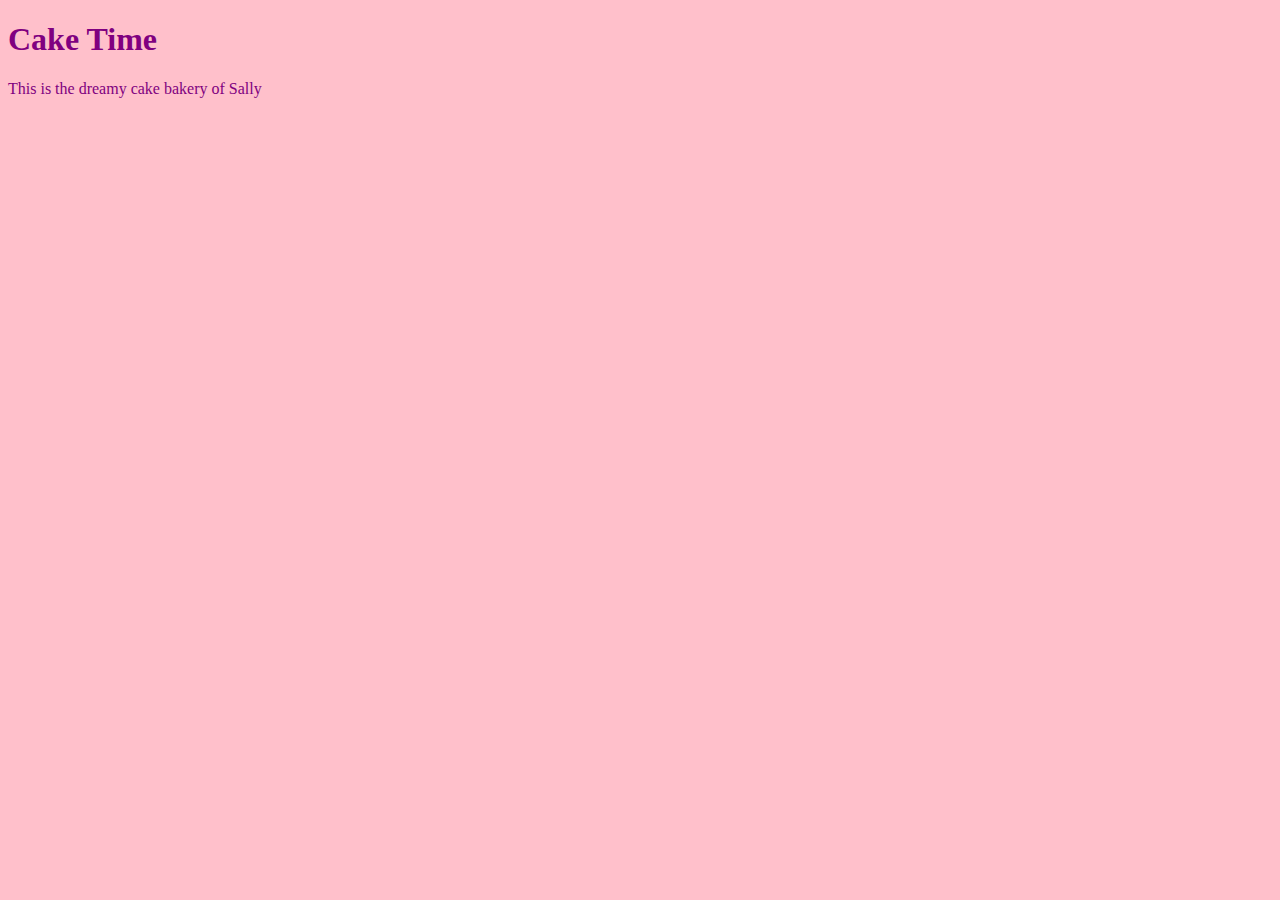
<file: unit_1/index.html>
<!DOCTYPE html>
<html>
<head>
	<title>Cake Time</title>
	<link rel="stylesheet" type="text/css" href="css/style.css">

</head>
<body>
<h1>Cake Time</h1>
<p>This is the dreamy cake bakery of Sally</p>

</body>
</html>
</file>
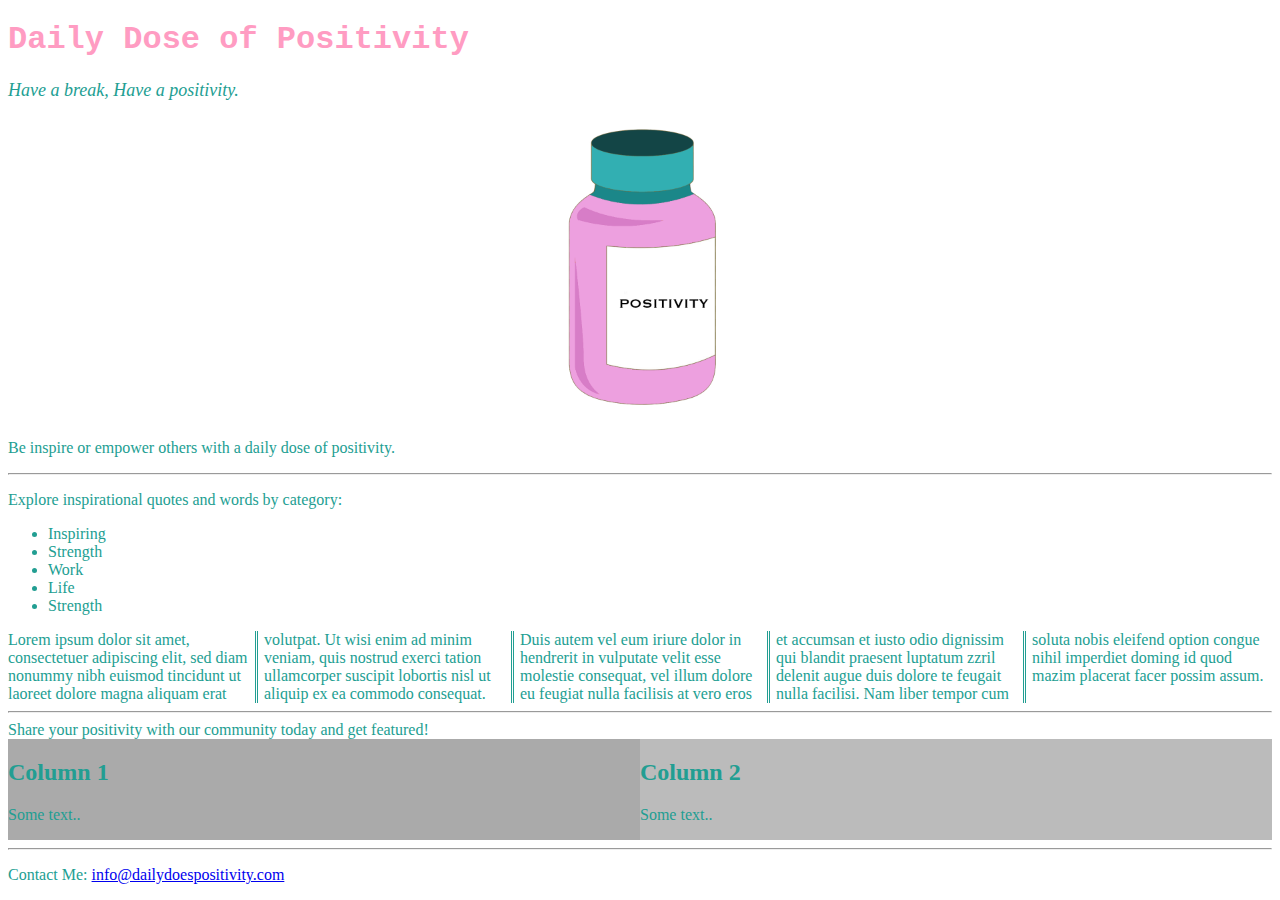
<file: unit_3/index.html>
<!DOCTYPE html>
<html>
<head>
	<title>Daily Dose of Positivity</title>
	<link rel="stylesheet" type="text/css" href="css/style.css">
	<link href="style.css">
</head>
<body>
<h1>Daily Dose of Positivity</h1>
<p id="slogan">Have a break, Have a positivity.</p>

<center>
<img src="images/HeroImage-Positivity.png" alt="Bottle of Positivity" title="Daily Dose of Positivity"width="300" height="300">
</center>

<p>Be inspire or empower others with a daily dose of positivity.</p>

<hr>


<p>Explore inspirational quotes and words by category:</p>
<ul>
	<li>Inspiring</li>
	<li>Strength</li>
	<li>Work</li>
	<li>Life</li>
	<li>Strength</li>
</ul>

<div class="quotecategory">
Lorem ipsum dolor sit amet, consectetuer adipiscing elit, sed diam nonummy nibh euismod tincidunt ut laoreet dolore magna aliquam erat volutpat. Ut wisi enim ad minim veniam, quis nostrud exerci tation ullamcorper suscipit lobortis nisl ut aliquip ex ea commodo consequat. Duis autem vel eum iriure dolor in hendrerit in vulputate velit esse molestie consequat, vel illum dolore eu feugiat nulla facilisis at vero eros et accumsan et iusto odio dignissim qui blandit praesent luptatum zzril delenit augue duis dolore te feugait nulla facilisi. Nam liber tempor cum soluta nobis eleifend option congue nihil imperdiet doming id quod mazim placerat facer possim assum.
</div>




<hr>

Share your positivity with our community today and get featured! 

<div class="row">
  <div class="column" style="background-color:#aaa;">
    <h2>Column 1</h2>
    <p>Some text..</p>
  </div>
  <div class="column" style="background-color:#bbb;">
    <h2>Column 2</h2>
    <p>Some text..</p>
  </div>
</div>

<hr>
<p>Contact Me: <a href="mailto:info@dailydoespositivity.com">info@dailydoespositivity.com </a></p>

</body>
</html>
</file>
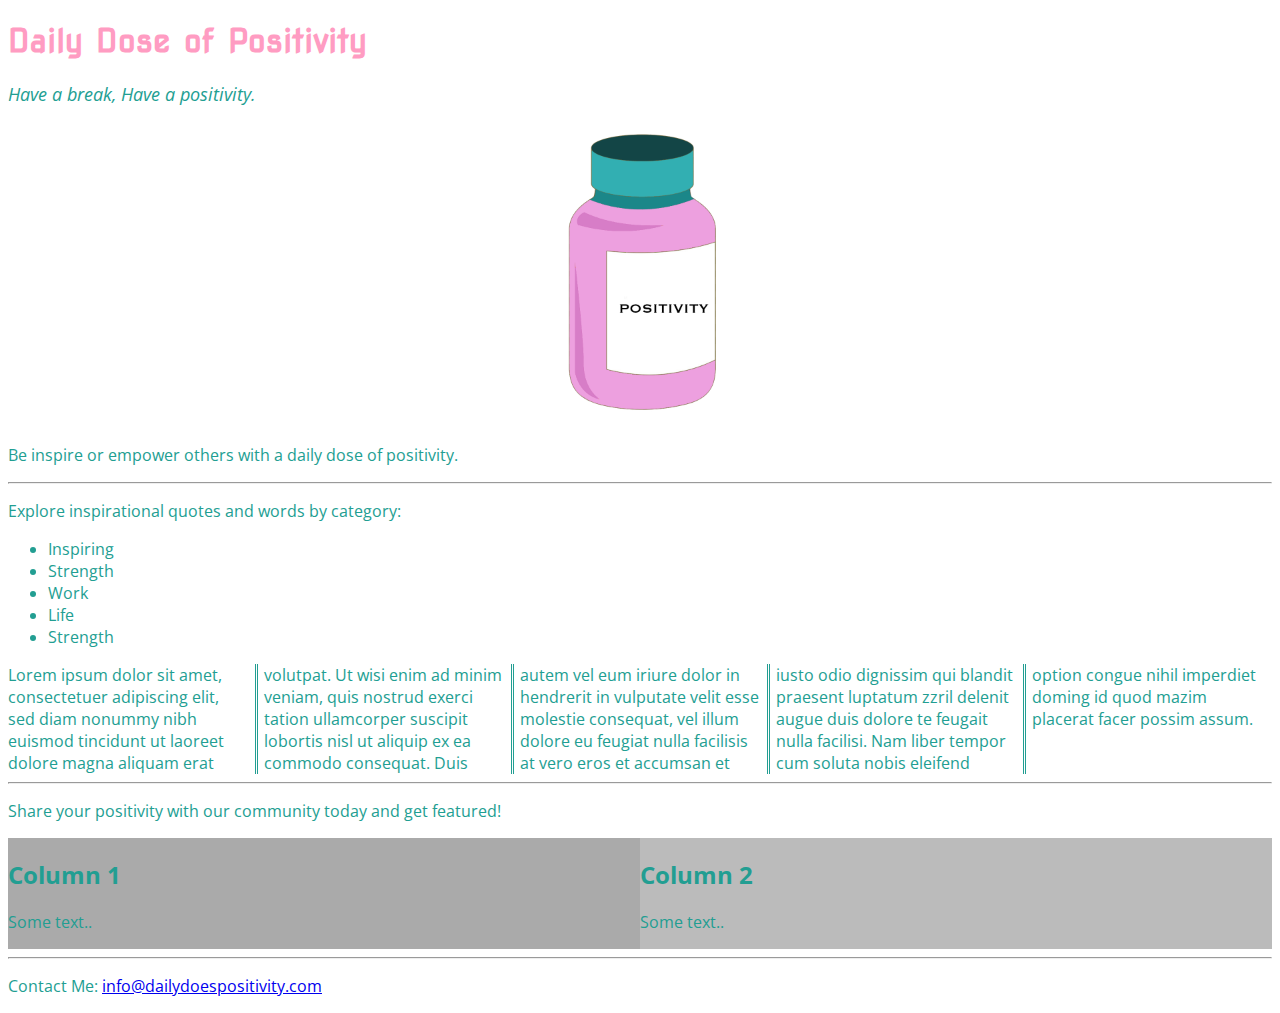
<file: unit_4/index.html>
<!DOCTYPE html>
<html>
<head>
	<title>Daily Dose of Positivity</title>
	<link rel="stylesheet" type="text/css" href="css/style.css">
	<link href="style.css">
</head>
<body>
<h1>Daily Dose of Positivity</h1>
<p id="slogan">Have a break, Have a positivity.</p>

<center>
<img src="images/HeroImage-Positivity.png" alt="Bottle of Positivity" title="Daily Dose of Positivity"width="300" height="300">
</center>

<p>Be inspire or empower others with a daily dose of positivity.</p>

<hr>


<p>Explore inspirational quotes and words by category:</p>
<ul>
	<li>Inspiring</li>
	<li>Strength</li>
	<li>Work</li>
	<li>Life</li>
	<li>Strength</li>
</ul>

<div class="quotecategory">
Lorem ipsum dolor sit amet, consectetuer adipiscing elit, sed diam nonummy nibh euismod tincidunt ut laoreet dolore magna aliquam erat volutpat. Ut wisi enim ad minim veniam, quis nostrud exerci tation ullamcorper suscipit lobortis nisl ut aliquip ex ea commodo consequat. Duis autem vel eum iriure dolor in hendrerit in vulputate velit esse molestie consequat, vel illum dolore eu feugiat nulla facilisis at vero eros et accumsan et iusto odio dignissim qui blandit praesent luptatum zzril delenit augue duis dolore te feugait nulla facilisi. Nam liber tempor cum soluta nobis eleifend option congue nihil imperdiet doming id quod mazim placerat facer possim assum.
</div>




<hr>


<p>Share your positivity with our community today and get featured! </p>

<div class="row">
  <div class="column" style="background-color:#aaa;">
    <h2>Column 1</h2>
    <p>Some text..</p>
  </div>
  <div class="column" style="background-color:#bbb;">
    <h2>Column 2</h2>
    <p>Some text..</p>
  </div>
</div>

<hr>
<p>Contact Me: <a href="mailto:info@dailydoespositivity.com">info@dailydoespositivity.com </a></p>

</body>
</html>
</file>
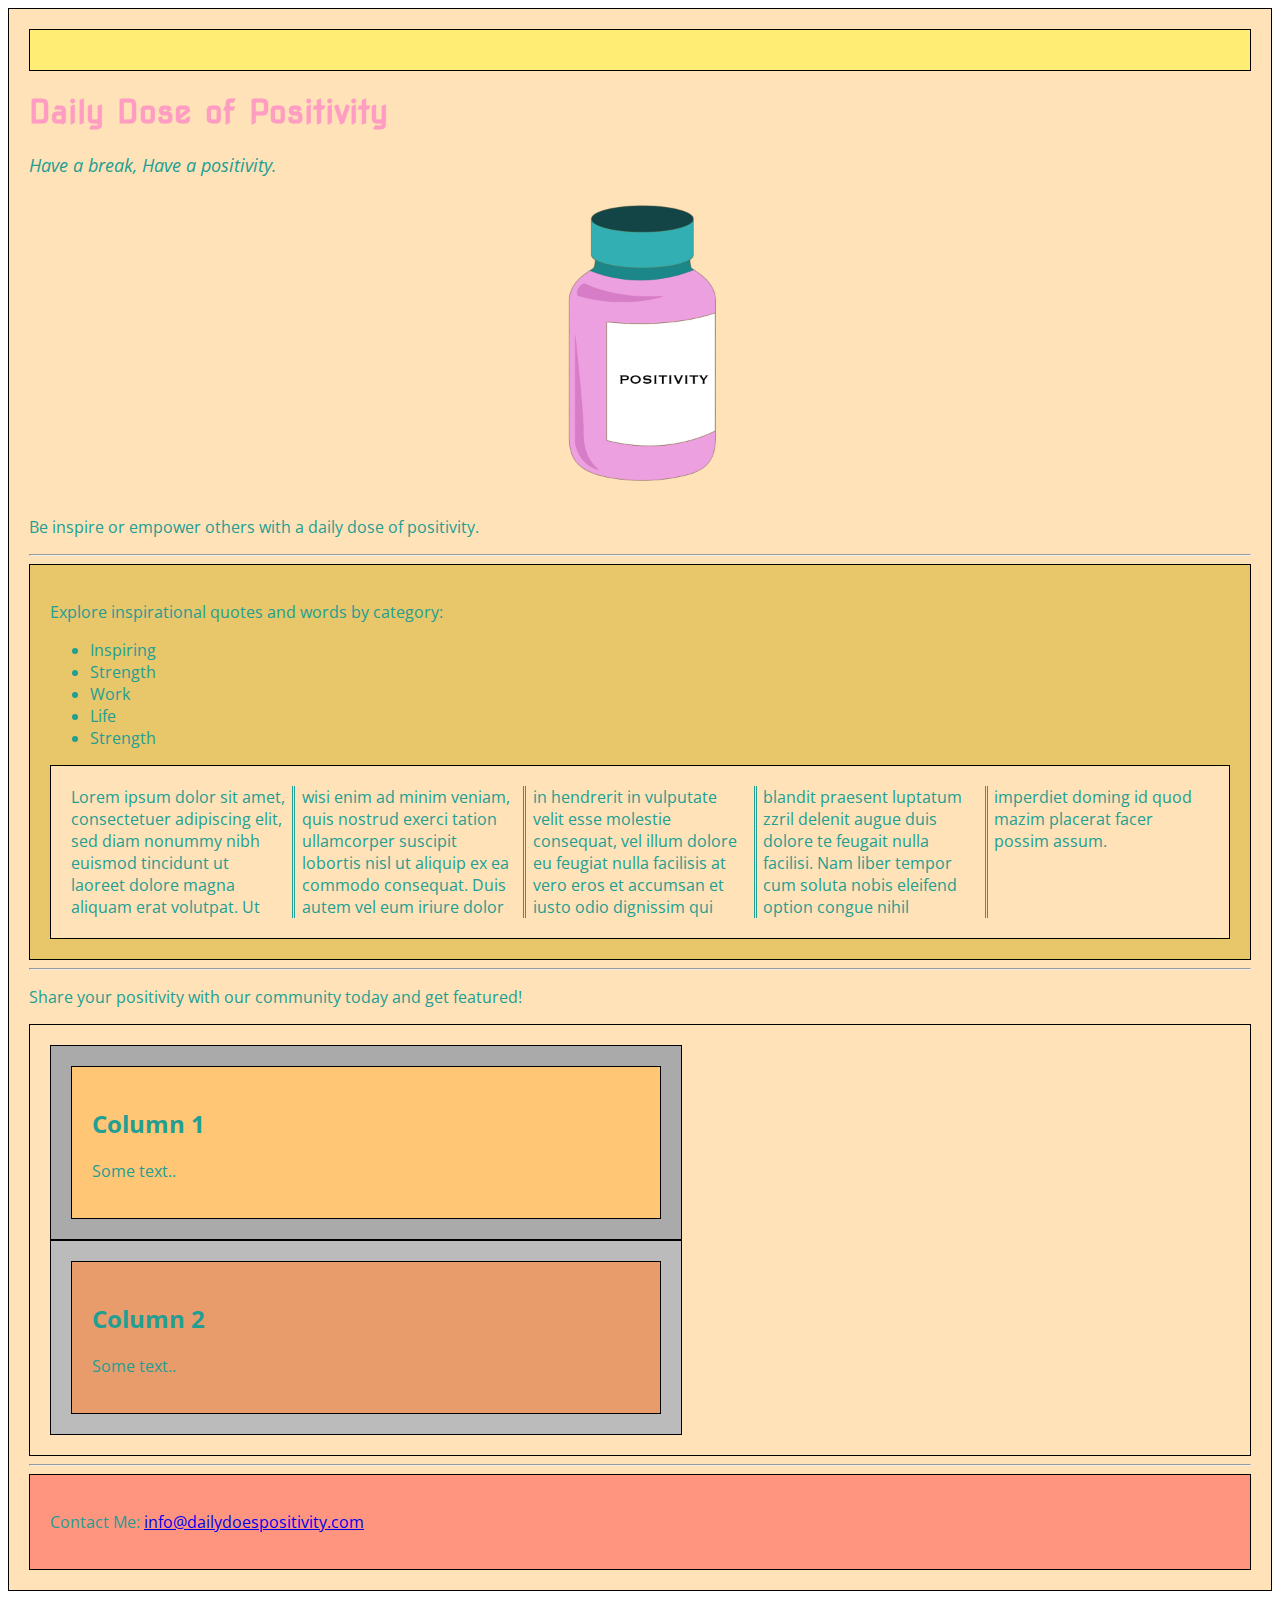
<file: unit_5/index.html>
<!DOCTYPE html>
<html>
    <div class="wrapper">

<header>
	<title>Daily Dose of Positivity</title>
	<link rel="stylesheet" type="text/css" href="css/style.css">
	<link href="style.css">
</header>
<body>
<h1>Daily Dose of Positivity</h1>
<p id="slogan">Have a break, Have a positivity.</p>

<center>
<img src="images/HeroImage-Positivity.png" alt="Bottle of Positivity" title="Daily Dose of Positivity"width="300" height="300">
</center>

<p>Be inspire or empower others with a daily dose of positivity.</p>

<hr>

<nav>
<p>Explore inspirational quotes and words by category:</p>
<ul>
	<li>Inspiring</li>
	<li>Strength</li>
	<li>Work</li>
	<li>Life</li>
	<li>Strength</li>
</ul>


<div class="quotecategory">
Lorem ipsum dolor sit amet, consectetuer adipiscing elit, sed diam nonummy nibh euismod tincidunt ut laoreet dolore magna aliquam erat volutpat. Ut wisi enim ad minim veniam, quis nostrud exerci tation ullamcorper suscipit lobortis nisl ut aliquip ex ea commodo consequat. Duis autem vel eum iriure dolor in hendrerit in vulputate velit esse molestie consequat, vel illum dolore eu feugiat nulla facilisis at vero eros et accumsan et iusto odio dignissim qui blandit praesent luptatum zzril delenit augue duis dolore te feugait nulla facilisi. Nam liber tempor cum soluta nobis eleifend option congue nihil imperdiet doming id quod mazim placerat facer possim assum.
</div>

</nav>

<hr>


<p>Share your positivity with our community today and get featured! </p>

<div class="row">

	  <section id="one"> 

  <div class="column" style="background-color:#aaa;">
  	 <aside class="picture">
    <h2>Column 1</h2>
    <p>Some text..</p>
      </aside>
  </div>

  <div class="column" style="background-color:#bbb;">
  	 <article class="description">
    <h2>Column 2</h2>
    <p>Some text..</p>
        </article>
  </div>

      </section>

</div>

<hr>

    <footer>

<p>Contact Me: <a href="mailto:info@dailydoespositivity.com">info@dailydoespositivity.com </a></p>

    </footer>
    </div>

</body>
</html>
</file>
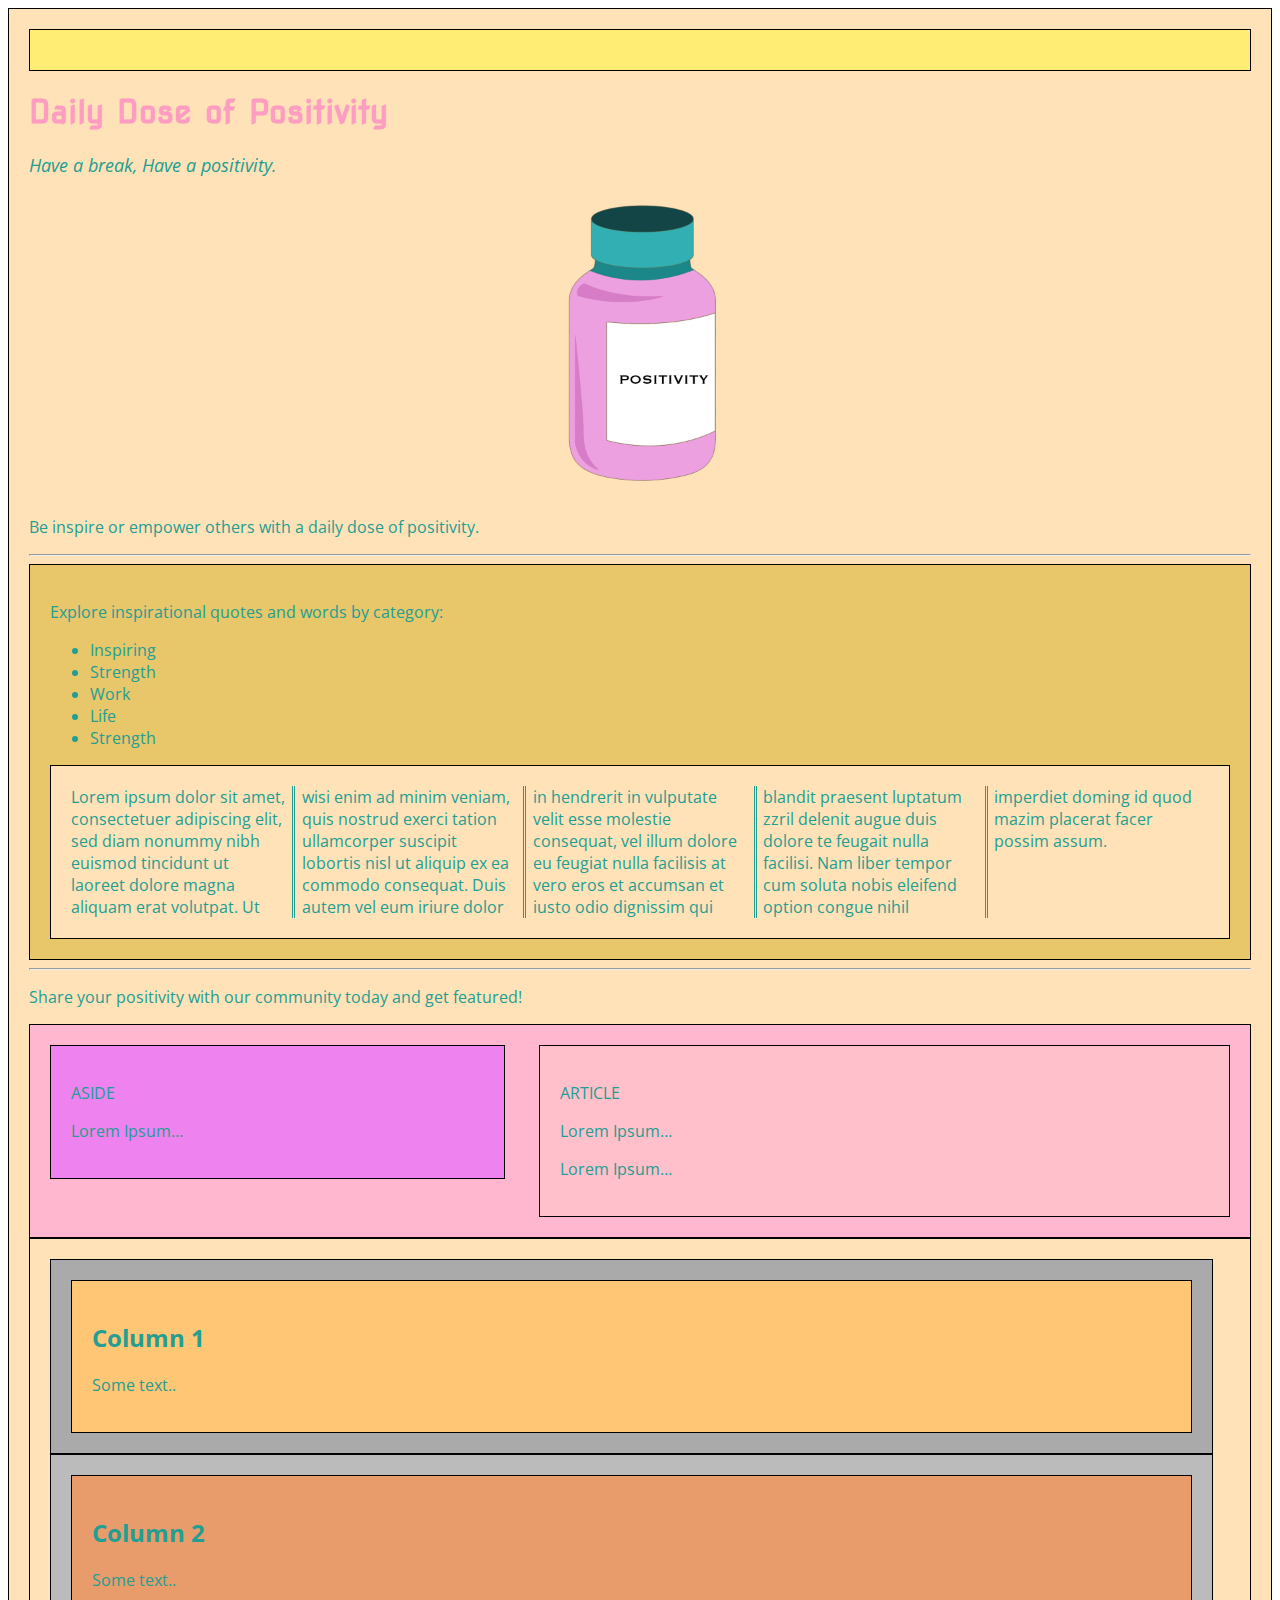
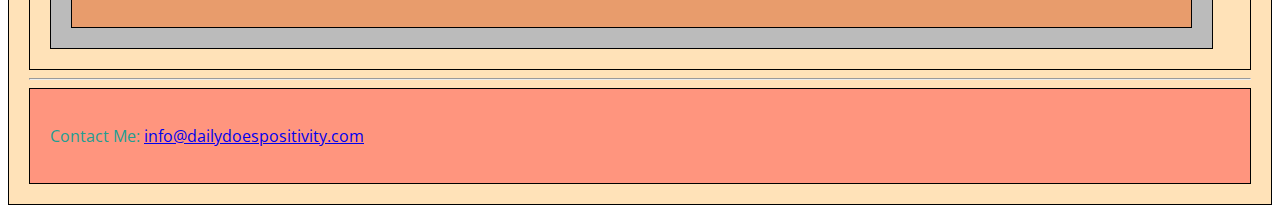
<file: unit_6/index.html>
<!DOCTYPE html>
<html>
    <div class="wrapper">

<header>
	<title>Daily Dose of Positivity</title>
	<link rel="stylesheet" type="text/css" href="css/style.css">
	<link href="style.css">
</header>
<body>
<h1>Daily Dose of Positivity</h1>
<p id="slogan">Have a break, Have a positivity.</p>

<center>
<img src="images/HeroImage-Positivity.png" alt="Bottle of Positivity" title="Daily Dose of Positivity"width="300" height="300">
</center>

<p>Be inspire or empower others with a daily dose of positivity.</p>

<hr>

<nav>
<p>Explore inspirational quotes and words by category:</p>
<ul>
	<li>Inspiring</li>
	<li>Strength</li>
	<li>Work</li>
	<li>Life</li>
	<li>Strength</li>
</ul>


<div class="quotecategory">
Lorem ipsum dolor sit amet, consectetuer adipiscing elit, sed diam nonummy nibh euismod tincidunt ut laoreet dolore magna aliquam erat volutpat. Ut wisi enim ad minim veniam, quis nostrud exerci tation ullamcorper suscipit lobortis nisl ut aliquip ex ea commodo consequat. Duis autem vel eum iriure dolor in hendrerit in vulputate velit esse molestie consequat, vel illum dolore eu feugiat nulla facilisis at vero eros et accumsan et iusto odio dignissim qui blandit praesent luptatum zzril delenit augue duis dolore te feugait nulla facilisi. Nam liber tempor cum soluta nobis eleifend option congue nihil imperdiet doming id quod mazim placerat facer possim assum.
</div>

</nav>

<hr>


<p>Share your positivity with our community today and get featured! </p>


<section id="two_column" class="clearfix">
    <aside id="left">
        <p>ASIDE<p>
        <p>Lorem Ipsum…</p>
    </aside>
    <article id="right">
        <p>ARTICLE</p>
        <p>Lorem Ipsum…</p>
        <p>Lorem Ipsum…</p>
    </article>
</section>



<div class="row">

	  <section id="one"> 

  <div class="column" style="background-color:#aaa;">
  	 <aside class="picture">
    <h2>Column 1</h2>
    <p>Some text..</p>
      </aside>
  </div>

  <div class="column" style="background-color:#bbb;">
  	 <article class="description">
    <h2>Column 2</h2>
    <p>Some text..</p>
        </article>
  </div>

      </section>

</div>

<hr>

    <footer>

<p>Contact Me: <a href="mailto:info@dailydoespositivity.com">info@dailydoespositivity.com </a></p>

    </footer>
    </div>

</body>
</html>
</file>
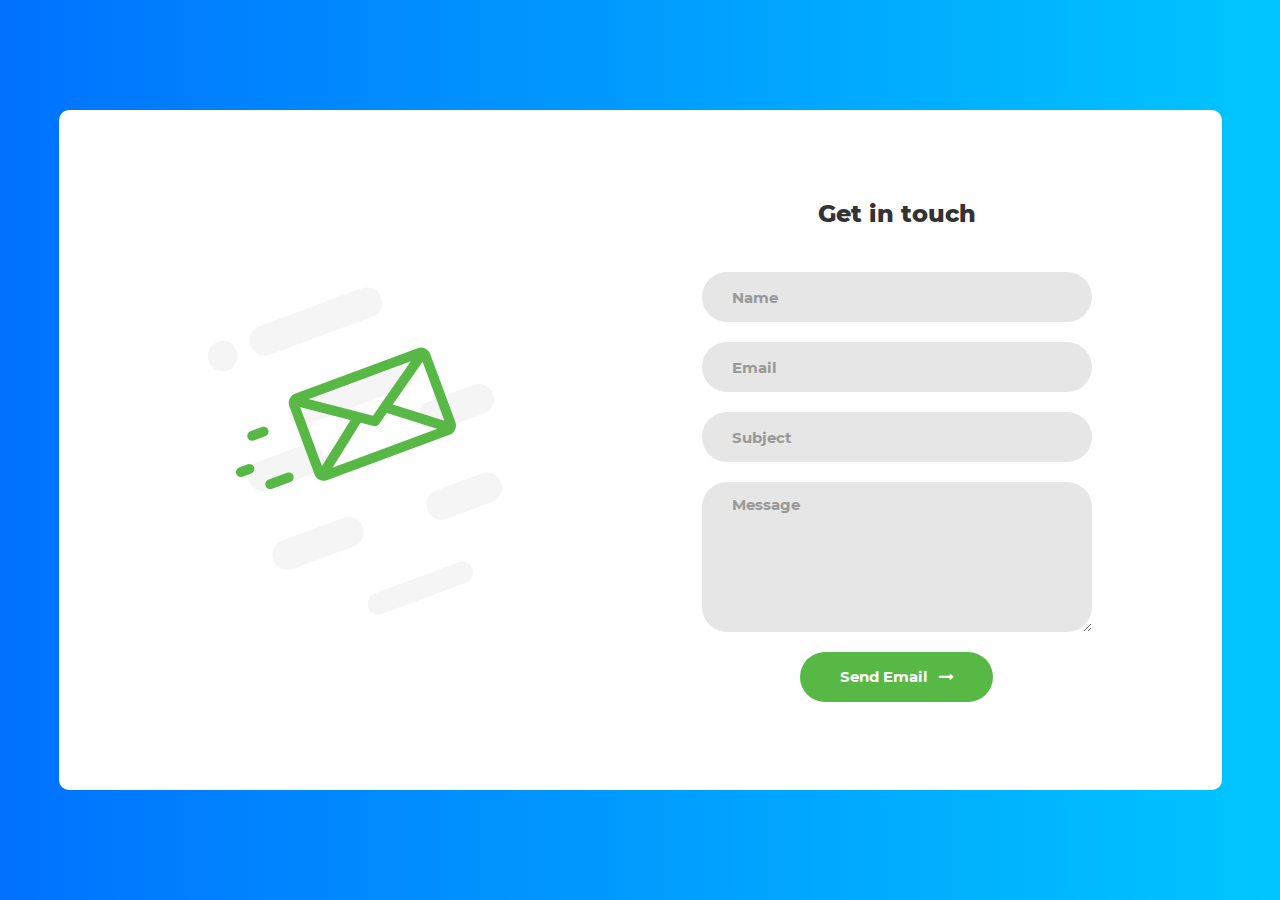
<file: unit_9/ContactFrom_v1/index.html>
<!DOCTYPE html>
<html lang="en">
<head>
	<title>Contact V1</title>
	<meta charset="UTF-8">
	<meta name="viewport" content="width=device-width, initial-scale=1">
<!--===============================================================================================-->
	<link rel="icon" type="image/png" href="images/icons/favicon.ico"/>
<!--===============================================================================================-->
	<link rel="stylesheet" type="text/css" href="vendor/bootstrap/css/bootstrap.min.css">
<!--===============================================================================================-->
	<link rel="stylesheet" type="text/css" href="fonts/font-awesome-4.7.0/css/font-awesome.min.css">
<!--===============================================================================================-->
	<link rel="stylesheet" type="text/css" href="vendor/animate/animate.css">
<!--===============================================================================================-->
	<link rel="stylesheet" type="text/css" href="vendor/css-hamburgers/hamburgers.min.css">
<!--===============================================================================================-->
	<link rel="stylesheet" type="text/css" href="vendor/select2/select2.min.css">
<!--===============================================================================================-->
	<link rel="stylesheet" type="text/css" href="css/util.css">
	<link rel="stylesheet" type="text/css" href="css/main.css">
<!--===============================================================================================-->
</head>
<body>

	<div class="contact1">
		<div class="container-contact1">
			<div class="contact1-pic js-tilt" data-tilt>
				<img src="images/img-01.png" alt="IMG">
			</div>

			<form class="contact1-form validate-form">
				<span class="contact1-form-title">
					Get in touch
				</span>

				<div class="wrap-input1 validate-input" data-validate = "Name is required">
					<input class="input1" type="text" name="name" placeholder="Name">
					<span class="shadow-input1"></span>
				</div>

				<div class="wrap-input1 validate-input" data-validate = "Valid email is required: ex@abc.xyz">
					<input class="input1" type="text" name="email" placeholder="Email">
					<span class="shadow-input1"></span>
				</div>

				<div class="wrap-input1 validate-input" data-validate = "Subject is required">
					<input class="input1" type="text" name="subject" placeholder="Subject">
					<span class="shadow-input1"></span>
				</div>

				<div class="wrap-input1 validate-input" data-validate = "Message is required">
					<textarea class="input1" name="message" placeholder="Message"></textarea>
					<span class="shadow-input1"></span>
				</div>

				<div class="container-contact1-form-btn">
					<button class="contact1-form-btn">
						<span>
							Send Email
							<i class="fa fa-long-arrow-right" aria-hidden="true"></i>
						</span>
					</button>
				</div>
			</form>
		</div>
	</div>




<!--===============================================================================================-->
	<script src="vendor/jquery/jquery-3.2.1.min.js"></script>
<!--===============================================================================================-->
	<script src="vendor/bootstrap/js/popper.js"></script>
	<script src="vendor/bootstrap/js/bootstrap.min.js"></script>
<!--===============================================================================================-->
	<script src="vendor/select2/select2.min.js"></script>
<!--===============================================================================================-->
	<script src="vendor/tilt/tilt.jquery.min.js"></script>
	<script >
		$('.js-tilt').tilt({
			scale: 1.1
		})
	</script>

<!-- Global site tag (gtag.js) - Google Analytics -->
<script async src="https://www.googletagmanager.com/gtag/js?id=UA-23581568-13"></script>
<script>
  window.dataLayer = window.dataLayer || [];
  function gtag(){dataLayer.push(arguments);}
  gtag('js', new Date());

  gtag('config', 'UA-23581568-13');
</script>

<!--===============================================================================================-->
	<script src="js/main.js"></script>

</body>
</html>
</file>
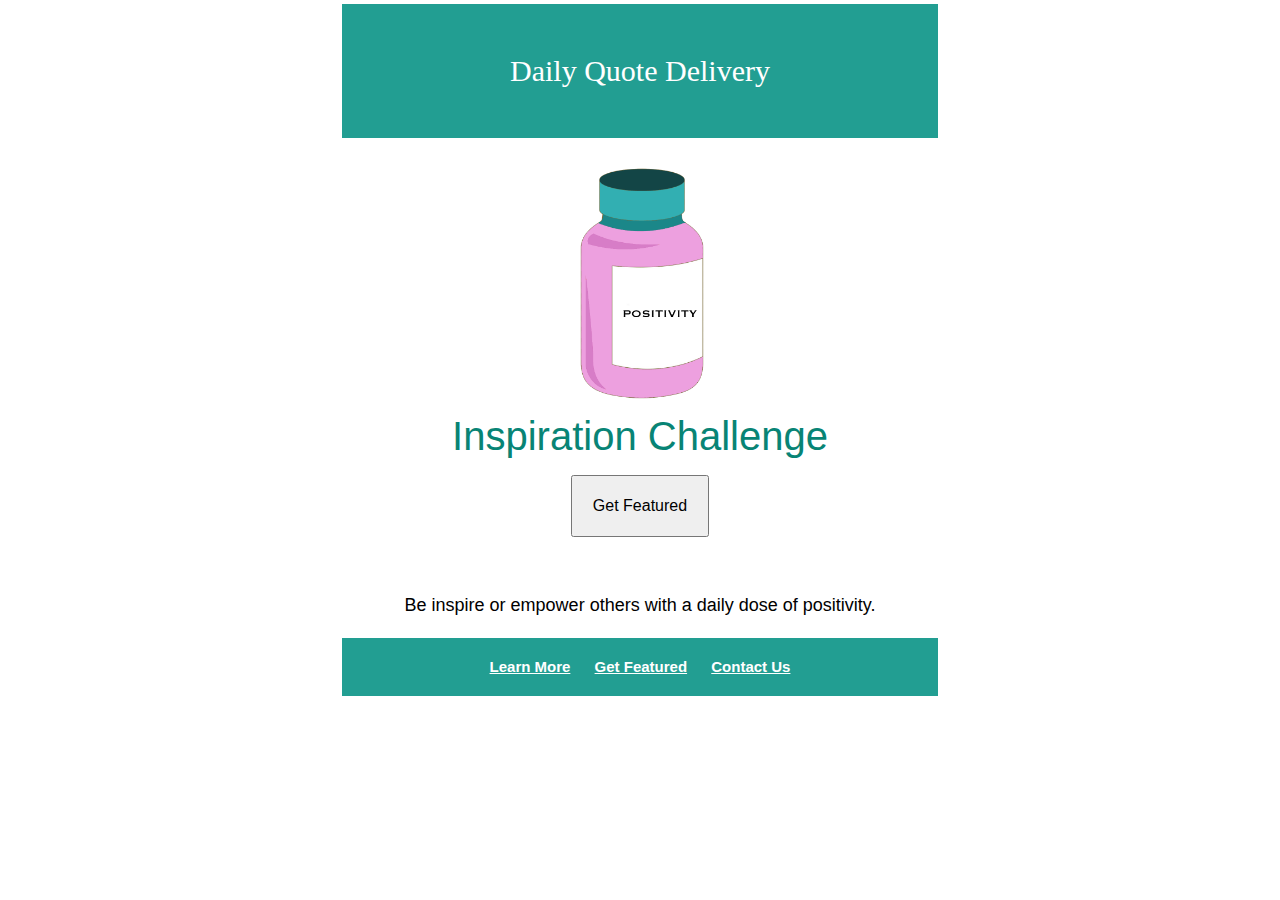
<file: unit_10/Unit10-Email.html>
<!DOCTYPE html>
<html>
<head>
	<title>Daily Dose of Positivity Email</title>

	<style type="text/css">
		@media only screen and (max-device-width: 480px) {

		#main-table {
			width: 100% !important;
		}

		#Positivity{
			width: 90% !important;
		}

		a {display: block;
			text-align: center;
			padding: 10px !important;}

		#presents {
			font-size: 30px !important;
		}

		#blurb{

			font-size: 22px !important;
		}


		}

	</style>




</head>
<body style="margin: 0;">


<table boarder="0" cellpadding="0" width="600" align="center">
	<tr>
		<td align="center">

	<table boarder="0" cellpadding="20" width="600" align="center">
	<tr style="background-color: #229E92">
	<td align="center">
		<p style="font-family: Multi; font-size: 30px; color: white;">Daily Quote Delivery</p>
	</td>
</tr>

<tr>
	<td align="center">
		<img src="https://salhtml13.github.io/unit_9/images/HeroImage-Positivity.png" width="250" alt="Positivity" title="Positivity" id="Positivity">
	<br>
	<span style="font-family: Helvetica; font-size: 40px; color: #088475;">Inspiration Challenge</span>


	<p><button type="button" style="padding: 20px; color: #229E92; font-family: Helvetica; font-size: 16px;"> <a href="#" style="text-decoration: none; color: #000000;" >Get Featured</a></button></p>

	</td>
</tr>

<tr>
	<td align="center">
	<span style="font-family: Helvetica; font-size: 18px;">Be inspire or empower others with a daily dose of positivity.</td>
	</span>
	</tr>

<tr style="background-color: #229E92">
<td align="center"> 
	<span style="font-family: Helvetica, Arial, san-serif; font-size: 15px; font-weight: bold;">
	<a href="htttp://tree.com/learnmore" style="color: white; padding: 0 10px;">Learn More</a> 
	<a href="htttp://tree.com/adopt" style="color: white; padding: 0 10px;">Get Featured</a>
	<a href="#" style="color: white; padding: 0 10px;">Contact Us</a>  
	</span>
	</td>
</tr>
</table>

</td>
</tr>
</table>
</body>
</html>
</file>
<file: unit_1/css/style.css>
body {
    background-color: pink;
}

h1, p {
    color: purple;
}
</file>
<file: unit_3/css/style.css>
h1{

	color: #FF9CC2;
	font-family: Courier New
}

body {

	color: #229E92;
	  background: url("https://visme.co/blog/wp-content/uploads/2017/07/50-Beautiful-and-Minimalist-Presentation-Backgrounds-045.jpg")

}



#slogan {
	font-style: italic;
	font-size: 18px
}

.quotecategory {
  column-count: 5;
  column-rule-style: double;
}

{
  box-sizing: border-box;
}


.column {
  float: left;
  width: 50%;
}

/* Clear floats after the columns */
.row:after {
  content: "";
  display: table;
  clear: both;
}
</file>
<file: unit_4/css/style.css>
@import url('https://fonts.googleapis.com/css?family=Nova+Square&display=swap');
@import url('https://fonts.googleapis.com/css?family=Open+Sans+Condensed:300&display=swap');

h1{

	color: #FF9CC2;
	font-family: Nova Square
}
 
body { 

	color: #229E92;
	  background: url("https://visme.co/blog/wp-content/uploads/2017/07/50-Beautiful-and-Minimalist-Presentation-Backgrounds-045.jpg")

}

p{
  font-family: Open Sans Condensed

}

ul{  font-family: Open Sans Condensed }

div {  font-family: Open Sans Condensed}


#slogan {
	font-style: italic;
	font-size: 18px
}

.quotecategory {
  column-count: 5;
  column-rule-style: double;
}

{
  box-sizing: border-box;
}


.column {
  float: left;
  width: 50%;
}

/* Clear floats after the columns */
.row:after {
  content: "";
  display: table;
  clear: both;
}
</file>
<file: unit_5/css/style.css>
@import url('https://fonts.googleapis.com/css?family=Nova+Square&display=swap');
@import url('https://fonts.googleapis.com/css?family=Open+Sans+Condensed:300&display=swap');

h1{

	color: #FF9CC2;
	font-family: Nova Square
}
 
body { 

	color: #229E92;
	  background: url("https://visme.co/blog/wp-content/uploads/2017/07/50-Beautiful-and-Minimalist-Presentation-Backgrounds-045.jpg")

}

header {
    background-color: #FFED74;
    border: 1px black solid;
    padding: 20px;
}


nav {
    background-color: #E8C66A;
    border: 1px black solid;
    padding: 20px;
}

aside {
    background-color: #FFC675;
    border: 1px black solid;
    padding: 20px;
}

article {
    background-color: #E89C6C;
    border: 1px black solid;
    padding: 20px;
}

footer {
    background-color: #FF957E;
    border: 1px black solid;
    padding: 20px;
}

div {
    background-color: #FFE2B8;
    border: 1px black solid;
    padding: 20px;
}




p{
  font-family: Open Sans Condensed

}

ul{  font-family: Open Sans Condensed }

div {  font-family: Open Sans Condensed}



#slogan {
	font-style: italic;
	font-size: 18px
}

.quotecategory {
  column-count: 5;
  column-rule-style: double;
}

{
  box-sizing: border-box;
}


.column {
  float: left;
  width: 50%;
}

/* Clear floats after the columns */
.row:after {
  content: "";
  display: table;
  clear: both;
}
</file>
<file: unit_6/css/style.css>
@import url('https://fonts.googleapis.com/css?family=Nova+Square&display=swap');
@import url('https://fonts.googleapis.com/css?family=Open+Sans+Condensed:300&display=swap');

h1{

	color: #FF9CC2;
	font-family: Nova Square
}
 
body { 

	color: #229E92;
	  background: url("https://visme.co/blog/wp-content/uploads/2017/07/50-Beautiful-and-Minimalist-Presentation-Backgrounds-045.jpg")

}

header {
    background-color: #FFED74;
    border: 1px black solid;
    padding: 20px;
}


nav {
    background-color: #E8C66A;
    border: 1px black solid;
    padding: 20px;
}

aside {
    background-color: #FFC675;
    border: 1px black solid;
    padding: 20px;
}

article {
    background-color: #E89C6C;
    border: 1px black solid;
    padding: 20px;
}

footer {
    background-color: #FF957E;
    border: 1px black solid;
    padding: 20px;
}

div {
    background-color: #FFE2B8;
    border: 1px black solid;
    padding: 20px;
}

#two_column {
    background-color: #FFB7CF;
    border: 1px black solid;
    padding: 20px;
}

#left {
    background-color: violet;
    border: 1px black solid;
    padding: 20px;
    float: left;
    width: 35%;
}

#right {
    background-color: pink;
    border: 1px black solid;
    padding: 20px;
    float: right;   
    width: 55%;
}





p{
  font-family: Open Sans Condensed

}

ul{  font-family: Open Sans Condensed }

div {  font-family: Open Sans Condensed}



#slogan {
	font-style: italic;
	font-size: 18px
}

.quotecategory {
  column-count: 5;
  column-rule-style: double;
}

{
  box-sizing: border-box;
}


.column {
  float: left;
  width: 95%;
}

/* Clear floats after the columns */
.row:after {
  content: "";
  display: table;
  clear: both;
}

.clearfix:after {
    visibility: hidden;
    display: block;
    font-size: 0;
    content: " ";
    clear: both;
    height: 0;
}
</file>
<file: unit_9/ContactFrom_v1/css/util.css>
/*[ FONT SIZE ]
///////////////////////////////////////////////////////////
*/
.fs-1 {font-size: 1px;}
.fs-2 {font-size: 2px;}
.fs-3 {font-size: 3px;}
.fs-4 {font-size: 4px;}
.fs-5 {font-size: 5px;}
.fs-6 {font-size: 6px;}
.fs-7 {font-size: 7px;}
.fs-8 {font-size: 8px;}
.fs-9 {font-size: 9px;}
.fs-10 {font-size: 10px;}
.fs-11 {font-size: 11px;}
.fs-12 {font-size: 12px;}
.fs-13 {font-size: 13px;}
.fs-14 {font-size: 14px;}
.fs-15 {font-size: 15px;}
.fs-16 {font-size: 16px;}
.fs-17 {font-size: 17px;}
.fs-18 {font-size: 18px;}
.fs-19 {font-size: 19px;}
.fs-20 {font-size: 20px;}
.fs-21 {font-size: 21px;}
.fs-22 {font-size: 22px;}
.fs-23 {font-size: 23px;}
.fs-24 {font-size: 24px;}
.fs-25 {font-size: 25px;}
.fs-26 {font-size: 26px;}
.fs-27 {font-size: 27px;}
.fs-28 {font-size: 28px;}
.fs-29 {font-size: 29px;}
.fs-30 {font-size: 30px;}
.fs-31 {font-size: 31px;}
.fs-32 {font-size: 32px;}
.fs-33 {font-size: 33px;}
.fs-34 {font-size: 34px;}
.fs-35 {font-size: 35px;}
.fs-36 {font-size: 36px;}
.fs-37 {font-size: 37px;}
.fs-38 {font-size: 38px;}
.fs-39 {font-size: 39px;}
.fs-40 {font-size: 40px;}
.fs-41 {font-size: 41px;}
.fs-42 {font-size: 42px;}
.fs-43 {font-size: 43px;}
.fs-44 {font-size: 44px;}
.fs-45 {font-size: 45px;}
.fs-46 {font-size: 46px;}
.fs-47 {font-size: 47px;}
.fs-48 {font-size: 48px;}
.fs-49 {font-size: 49px;}
.fs-50 {font-size: 50px;}
.fs-51 {font-size: 51px;}
.fs-52 {font-size: 52px;}
.fs-53 {font-size: 53px;}
.fs-54 {font-size: 54px;}
.fs-55 {font-size: 55px;}
.fs-56 {font-size: 56px;}
.fs-57 {font-size: 57px;}
.fs-58 {font-size: 58px;}
.fs-59 {font-size: 59px;}
.fs-60 {font-size: 60px;}
.fs-61 {font-size: 61px;}
.fs-62 {font-size: 62px;}
.fs-63 {font-size: 63px;}
.fs-64 {font-size: 64px;}
.fs-65 {font-size: 65px;}
.fs-66 {font-size: 66px;}
.fs-67 {font-size: 67px;}
.fs-68 {font-size: 68px;}
.fs-69 {font-size: 69px;}
.fs-70 {font-size: 70px;}
.fs-71 {font-size: 71px;}
.fs-72 {font-size: 72px;}
.fs-73 {font-size: 73px;}
.fs-74 {font-size: 74px;}
.fs-75 {font-size: 75px;}
.fs-76 {font-size: 76px;}
.fs-77 {font-size: 77px;}
.fs-78 {font-size: 78px;}
.fs-79 {font-size: 79px;}
.fs-80 {font-size: 80px;}
.fs-81 {font-size: 81px;}
.fs-82 {font-size: 82px;}
.fs-83 {font-size: 83px;}
.fs-84 {font-size: 84px;}
.fs-85 {font-size: 85px;}
.fs-86 {font-size: 86px;}
.fs-87 {font-size: 87px;}
.fs-88 {font-size: 88px;}
.fs-89 {font-size: 89px;}
.fs-90 {font-size: 90px;}
.fs-91 {font-size: 91px;}
.fs-92 {font-size: 92px;}
.fs-93 {font-size: 93px;}
.fs-94 {font-size: 94px;}
.fs-95 {font-size: 95px;}
.fs-96 {font-size: 96px;}
.fs-97 {font-size: 97px;}
.fs-98 {font-size: 98px;}
.fs-99 {font-size: 99px;}
.fs-100 {font-size: 100px;}
.fs-101 {font-size: 101px;}
.fs-102 {font-size: 102px;}
.fs-103 {font-size: 103px;}
.fs-104 {font-size: 104px;}
.fs-105 {font-size: 105px;}
.fs-106 {font-size: 106px;}
.fs-107 {font-size: 107px;}
.fs-108 {font-size: 108px;}
.fs-109 {font-size: 109px;}
.fs-110 {font-size: 110px;}
.fs-111 {font-size: 111px;}
.fs-112 {font-size: 112px;}
.fs-113 {font-size: 113px;}
.fs-114 {font-size: 114px;}
.fs-115 {font-size: 115px;}
.fs-116 {font-size: 116px;}
.fs-117 {font-size: 117px;}
.fs-118 {font-size: 118px;}
.fs-119 {font-size: 119px;}
.fs-120 {font-size: 120px;}
.fs-121 {font-size: 121px;}
.fs-122 {font-size: 122px;}
.fs-123 {font-size: 123px;}
.fs-124 {font-size: 124px;}
.fs-125 {font-size: 125px;}
.fs-126 {font-size: 126px;}
.fs-127 {font-size: 127px;}
.fs-128 {font-size: 128px;}
.fs-129 {font-size: 129px;}
.fs-130 {font-size: 130px;}
.fs-131 {font-size: 131px;}
.fs-132 {font-size: 132px;}
.fs-133 {font-size: 133px;}
.fs-134 {font-size: 134px;}
.fs-135 {font-size: 135px;}
.fs-136 {font-size: 136px;}
.fs-137 {font-size: 137px;}
.fs-138 {font-size: 138px;}
.fs-139 {font-size: 139px;}
.fs-140 {font-size: 140px;}
.fs-141 {font-size: 141px;}
.fs-142 {font-size: 142px;}
.fs-143 {font-size: 143px;}
.fs-144 {font-size: 144px;}
.fs-145 {font-size: 145px;}
.fs-146 {font-size: 146px;}
.fs-147 {font-size: 147px;}
.fs-148 {font-size: 148px;}
.fs-149 {font-size: 149px;}
.fs-150 {font-size: 150px;}
.fs-151 {font-size: 151px;}
.fs-152 {font-size: 152px;}
.fs-153 {font-size: 153px;}
.fs-154 {font-size: 154px;}
.fs-155 {font-size: 155px;}
.fs-156 {font-size: 156px;}
.fs-157 {font-size: 157px;}
.fs-158 {font-size: 158px;}
.fs-159 {font-size: 159px;}
.fs-160 {font-size: 160px;}
.fs-161 {font-size: 161px;}
.fs-162 {font-size: 162px;}
.fs-163 {font-size: 163px;}
.fs-164 {font-size: 164px;}
.fs-165 {font-size: 165px;}
.fs-166 {font-size: 166px;}
.fs-167 {font-size: 167px;}
.fs-168 {font-size: 168px;}
.fs-169 {font-size: 169px;}
.fs-170 {font-size: 170px;}
.fs-171 {font-size: 171px;}
.fs-172 {font-size: 172px;}
.fs-173 {font-size: 173px;}
.fs-174 {font-size: 174px;}
.fs-175 {font-size: 175px;}
.fs-176 {font-size: 176px;}
.fs-177 {font-size: 177px;}
.fs-178 {font-size: 178px;}
.fs-179 {font-size: 179px;}
.fs-180 {font-size: 180px;}
.fs-181 {font-size: 181px;}
.fs-182 {font-size: 182px;}
.fs-183 {font-size: 183px;}
.fs-184 {font-size: 184px;}
.fs-185 {font-size: 185px;}
.fs-186 {font-size: 186px;}
.fs-187 {font-size: 187px;}
.fs-188 {font-size: 188px;}
.fs-189 {font-size: 189px;}
.fs-190 {font-size: 190px;}
.fs-191 {font-size: 191px;}
.fs-192 {font-size: 192px;}
.fs-193 {font-size: 193px;}
.fs-194 {font-size: 194px;}
.fs-195 {font-size: 195px;}
.fs-196 {font-size: 196px;}
.fs-197 {font-size: 197px;}
.fs-198 {font-size: 198px;}
.fs-199 {font-size: 199px;}
.fs-200 {font-size: 200px;}

/*[ PADDING ]
///////////////////////////////////////////////////////////
*/
.p-t-0 {padding-top: 0px;}
.p-t-1 {padding-top: 1px;}
.p-t-2 {padding-top: 2px;}
.p-t-3 {padding-top: 3px;}
.p-t-4 {padding-top: 4px;}
.p-t-5 {padding-top: 5px;}
.p-t-6 {padding-top: 6px;}
.p-t-7 {padding-top: 7px;}
.p-t-8 {padding-top: 8px;}
.p-t-9 {padding-top: 9px;}
.p-t-10 {padding-top: 10px;}
.p-t-11 {padding-top: 11px;}
.p-t-12 {padding-top: 12px;}
.p-t-13 {padding-top: 13px;}
.p-t-14 {padding-top: 14px;}
.p-t-15 {padding-top: 15px;}
.p-t-16 {padding-top: 16px;}
.p-t-17 {padding-top: 17px;}
.p-t-18 {padding-top: 18px;}
.p-t-19 {padding-top: 19px;}
.p-t-20 {padding-top: 20px;}
.p-t-21 {padding-top: 21px;}
.p-t-22 {padding-top: 22px;}
.p-t-23 {padding-top: 23px;}
.p-t-24 {padding-top: 24px;}
.p-t-25 {padding-top: 25px;}
.p-t-26 {padding-top: 26px;}
.p-t-27 {padding-top: 27px;}
.p-t-28 {padding-top: 28px;}
.p-t-29 {padding-top: 29px;}
.p-t-30 {padding-top: 30px;}
.p-t-31 {padding-top: 31px;}
.p-t-32 {padding-top: 32px;}
.p-t-33 {padding-top: 33px;}
.p-t-34 {padding-top: 34px;}
.p-t-35 {padding-top: 35px;}
.p-t-36 {padding-top: 36px;}
.p-t-37 {padding-top: 37px;}
.p-t-38 {padding-top: 38px;}
.p-t-39 {padding-top: 39px;}
.p-t-40 {padding-top: 40px;}
.p-t-41 {padding-top: 41px;}
.p-t-42 {padding-top: 42px;}
.p-t-43 {padding-top: 43px;}
.p-t-44 {padding-top: 44px;}
.p-t-45 {padding-top: 45px;}
.p-t-46 {padding-top: 46px;}
.p-t-47 {padding-top: 47px;}
.p-t-48 {padding-top: 48px;}
.p-t-49 {padding-top: 49px;}
.p-t-50 {padding-top: 50px;}
.p-t-51 {padding-top: 51px;}
.p-t-52 {padding-top: 52px;}
.p-t-53 {padding-top: 53px;}
.p-t-54 {padding-top: 54px;}
.p-t-55 {padding-top: 55px;}
.p-t-56 {padding-top: 56px;}
.p-t-57 {padding-top: 57px;}
.p-t-58 {padding-top: 58px;}
.p-t-59 {padding-top: 59px;}
.p-t-60 {padding-top: 60px;}
.p-t-61 {padding-top: 61px;}
.p-t-62 {padding-top: 62px;}
.p-t-63 {padding-top: 63px;}
.p-t-64 {padding-top: 64px;}
.p-t-65 {padding-top: 65px;}
.p-t-66 {padding-top: 66px;}
.p-t-67 {padding-top: 67px;}
.p-t-68 {padding-top: 68px;}
.p-t-69 {padding-top: 69px;}
.p-t-70 {padding-top: 70px;}
.p-t-71 {padding-top: 71px;}
.p-t-72 {padding-top: 72px;}
.p-t-73 {padding-top: 73px;}
.p-t-74 {padding-top: 74px;}
.p-t-75 {padding-top: 75px;}
.p-t-76 {padding-top: 76px;}
.p-t-77 {padding-top: 77px;}
.p-t-78 {padding-top: 78px;}
.p-t-79 {padding-top: 79px;}
.p-t-80 {padding-top: 80px;}
.p-t-81 {padding-top: 81px;}
.p-t-82 {padding-top: 82px;}
.p-t-83 {padding-top: 83px;}
.p-t-84 {padding-top: 84px;}
.p-t-85 {padding-top: 85px;}
.p-t-86 {padding-top: 86px;}
.p-t-87 {padding-top: 87px;}
.p-t-88 {padding-top: 88px;}
.p-t-89 {padding-top: 89px;}
.p-t-90 {padding-top: 90px;}
.p-t-91 {padding-top: 91px;}
.p-t-92 {padding-top: 92px;}
.p-t-93 {padding-top: 93px;}
.p-t-94 {padding-top: 94px;}
.p-t-95 {padding-top: 95px;}
.p-t-96 {padding-top: 96px;}
.p-t-97 {padding-top: 97px;}
.p-t-98 {padding-top: 98px;}
.p-t-99 {padding-top: 99px;}
.p-t-100 {padding-top: 100px;}
.p-t-101 {padding-top: 101px;}
.p-t-102 {padding-top: 102px;}
.p-t-103 {padding-top: 103px;}
.p-t-104 {padding-top: 104px;}
.p-t-105 {padding-top: 105px;}
.p-t-106 {padding-top: 106px;}
.p-t-107 {padding-top: 107px;}
.p-t-108 {padding-top: 108px;}
.p-t-109 {padding-top: 109px;}
.p-t-110 {padding-top: 110px;}
.p-t-111 {padding-top: 111px;}
.p-t-112 {padding-top: 112px;}
.p-t-113 {padding-top: 113px;}
.p-t-114 {padding-top: 114px;}
.p-t-115 {padding-top: 115px;}
.p-t-116 {padding-top: 116px;}
.p-t-117 {padding-top: 117px;}
.p-t-118 {padding-top: 118px;}
.p-t-119 {padding-top: 119px;}
.p-t-120 {padding-top: 120px;}
.p-t-121 {padding-top: 121px;}
.p-t-122 {padding-top: 122px;}
.p-t-123 {padding-top: 123px;}
.p-t-124 {padding-top: 124px;}
.p-t-125 {padding-top: 125px;}
.p-t-126 {padding-top: 126px;}
.p-t-127 {padding-top: 127px;}
.p-t-128 {padding-top: 128px;}
.p-t-129 {padding-top: 129px;}
.p-t-130 {padding-top: 130px;}
.p-t-131 {padding-top: 131px;}
.p-t-132 {padding-top: 132px;}
.p-t-133 {padding-top: 133px;}
.p-t-134 {padding-top: 134px;}
.p-t-135 {padding-top: 135px;}
.p-t-136 {padding-top: 136px;}
.p-t-137 {padding-top: 137px;}
.p-t-138 {padding-top: 138px;}
.p-t-139 {padding-top: 139px;}
.p-t-140 {padding-top: 140px;}
.p-t-141 {padding-top: 141px;}
.p-t-142 {padding-top: 142px;}
.p-t-143 {padding-top: 143px;}
.p-t-144 {padding-top: 144px;}
.p-t-145 {padding-top: 145px;}
.p-t-146 {padding-top: 146px;}
.p-t-147 {padding-top: 147px;}
.p-t-148 {padding-top: 148px;}
.p-t-149 {padding-top: 149px;}
.p-t-150 {padding-top: 150px;}
.p-t-151 {padding-top: 151px;}
.p-t-152 {padding-top: 152px;}
.p-t-153 {padding-top: 153px;}
.p-t-154 {padding-top: 154px;}
.p-t-155 {padding-top: 155px;}
.p-t-156 {padding-top: 156px;}
.p-t-157 {padding-top: 157px;}
.p-t-158 {padding-top: 158px;}
.p-t-159 {padding-top: 159px;}
.p-t-160 {padding-top: 160px;}
.p-t-161 {padding-top: 161px;}
.p-t-162 {padding-top: 162px;}
.p-t-163 {padding-top: 163px;}
.p-t-164 {padding-top: 164px;}
.p-t-165 {padding-top: 165px;}
.p-t-166 {padding-top: 166px;}
.p-t-167 {padding-top: 167px;}
.p-t-168 {padding-top: 168px;}
.p-t-169 {padding-top: 169px;}
.p-t-170 {padding-top: 170px;}
.p-t-171 {padding-top: 171px;}
.p-t-172 {padding-top: 172px;}
.p-t-173 {padding-top: 173px;}
.p-t-174 {padding-top: 174px;}
.p-t-175 {padding-top: 175px;}
.p-t-176 {padding-top: 176px;}
.p-t-177 {padding-top: 177px;}
.p-t-178 {padding-top: 178px;}
.p-t-179 {padding-top: 179px;}
.p-t-180 {padding-top: 180px;}
.p-t-181 {padding-top: 181px;}
.p-t-182 {padding-top: 182px;}
.p-t-183 {padding-top: 183px;}
.p-t-184 {padding-top: 184px;}
.p-t-185 {padding-top: 185px;}
.p-t-186 {padding-top: 186px;}
.p-t-187 {padding-top: 187px;}
.p-t-188 {padding-top: 188px;}
.p-t-189 {padding-top: 189px;}
.p-t-190 {padding-top: 190px;}
.p-t-191 {padding-top: 191px;}
.p-t-192 {padding-top: 192px;}
.p-t-193 {padding-top: 193px;}
.p-t-194 {padding-top: 194px;}
.p-t-195 {padding-top: 195px;}
.p-t-196 {padding-top: 196px;}
.p-t-197 {padding-top: 197px;}
.p-t-198 {padding-top: 198px;}
.p-t-199 {padding-top: 199px;}
.p-t-200 {padding-top: 200px;}
.p-t-201 {padding-top: 201px;}
.p-t-202 {padding-top: 202px;}
.p-t-203 {padding-top: 203px;}
.p-t-204 {padding-top: 204px;}
.p-t-205 {padding-top: 205px;}
.p-t-206 {padding-top: 206px;}
.p-t-207 {padding-top: 207px;}
.p-t-208 {padding-top: 208px;}
.p-t-209 {padding-top: 209px;}
.p-t-210 {padding-top: 210px;}
.p-t-211 {padding-top: 211px;}
.p-t-212 {padding-top: 212px;}
.p-t-213 {padding-top: 213px;}
.p-t-214 {padding-top: 214px;}
.p-t-215 {padding-top: 215px;}
.p-t-216 {padding-top: 216px;}
.p-t-217 {padding-top: 217px;}
.p-t-218 {padding-top: 218px;}
.p-t-219 {padding-top: 219px;}
.p-t-220 {padding-top: 220px;}
.p-t-221 {padding-top: 221px;}
.p-t-222 {padding-top: 222px;}
.p-t-223 {padding-top: 223px;}
.p-t-224 {padding-top: 224px;}
.p-t-225 {padding-top: 225px;}
.p-t-226 {padding-top: 226px;}
.p-t-227 {padding-top: 227px;}
.p-t-228 {padding-top: 228px;}
.p-t-229 {padding-top: 229px;}
.p-t-230 {padding-top: 230px;}
.p-t-231 {padding-top: 231px;}
.p-t-232 {padding-top: 232px;}
.p-t-233 {padding-top: 233px;}
.p-t-234 {padding-top: 234px;}
.p-t-235 {padding-top: 235px;}
.p-t-236 {padding-top: 236px;}
.p-t-237 {padding-top: 237px;}
.p-t-238 {padding-top: 238px;}
.p-t-239 {padding-top: 239px;}
.p-t-240 {padding-top: 240px;}
.p-t-241 {padding-top: 241px;}
.p-t-242 {padding-top: 242px;}
.p-t-243 {padding-top: 243px;}
.p-t-244 {padding-top: 244px;}
.p-t-245 {padding-top: 245px;}
.p-t-246 {padding-top: 246px;}
.p-t-247 {padding-top: 247px;}
.p-t-248 {padding-top: 248px;}
.p-t-249 {padding-top: 249px;}
.p-t-250 {padding-top: 250px;}
.p-b-0 {padding-bottom: 0px;}
.p-b-1 {padding-bottom: 1px;}
.p-b-2 {padding-bottom: 2px;}
.p-b-3 {padding-bottom: 3px;}
.p-b-4 {padding-bottom: 4px;}
.p-b-5 {padding-bottom: 5px;}
.p-b-6 {padding-bottom: 6px;}
.p-b-7 {padding-bottom: 7px;}
.p-b-8 {padding-bottom: 8px;}
.p-b-9 {padding-bottom: 9px;}
.p-b-10 {padding-bottom: 10px;}
.p-b-11 {padding-bottom: 11px;}
.p-b-12 {padding-bottom: 12px;}
.p-b-13 {padding-bottom: 13px;}
.p-b-14 {padding-bottom: 14px;}
.p-b-15 {padding-bottom: 15px;}
.p-b-16 {padding-bottom: 16px;}
.p-b-17 {padding-bottom: 17px;}
.p-b-18 {padding-bottom: 18px;}
.p-b-19 {padding-bottom: 19px;}
.p-b-20 {padding-bottom: 20px;}
.p-b-21 {padding-bottom: 21px;}
.p-b-22 {padding-bottom: 22px;}
.p-b-23 {padding-bottom: 23px;}
.p-b-24 {padding-bottom: 24px;}
.p-b-25 {padding-bottom: 25px;}
.p-b-26 {padding-bottom: 26px;}
.p-b-27 {padding-bottom: 27px;}
.p-b-28 {padding-bottom: 28px;}
.p-b-29 {padding-bottom: 29px;}
.p-b-30 {padding-bottom: 30px;}
.p-b-31 {padding-bottom: 31px;}
.p-b-32 {padding-bottom: 32px;}
.p-b-33 {padding-bottom: 33px;}
.p-b-34 {padding-bottom: 34px;}
.p-b-35 {padding-bottom: 35px;}
.p-b-36 {padding-bottom: 36px;}
.p-b-37 {padding-bottom: 37px;}
.p-b-38 {padding-bottom: 38px;}
.p-b-39 {padding-bottom: 39px;}
.p-b-40 {padding-bottom: 40px;}
.p-b-41 {padding-bottom: 41px;}
.p-b-42 {padding-bottom: 42px;}
.p-b-43 {padding-bottom: 43px;}
.p-b-44 {padding-bottom: 44px;}
.p-b-45 {padding-bottom: 45px;}
.p-b-46 {padding-bottom: 46px;}
.p-b-47 {padding-bottom: 47px;}
.p-b-48 {padding-bottom: 48px;}
.p-b-49 {padding-bottom: 49px;}
.p-b-50 {padding-bottom: 50px;}
.p-b-51 {padding-bottom: 51px;}
.p-b-52 {padding-bottom: 52px;}
.p-b-53 {padding-bottom: 53px;}
.p-b-54 {padding-bottom: 54px;}
.p-b-55 {padding-bottom: 55px;}
.p-b-56 {padding-bottom: 56px;}
.p-b-57 {padding-bottom: 57px;}
.p-b-58 {padding-bottom: 58px;}
.p-b-59 {padding-bottom: 59px;}
.p-b-60 {padding-bottom: 60px;}
.p-b-61 {padding-bottom: 61px;}
.p-b-62 {padding-bottom: 62px;}
.p-b-63 {padding-bottom: 63px;}
.p-b-64 {padding-bottom: 64px;}
.p-b-65 {padding-bottom: 65px;}
.p-b-66 {padding-bottom: 66px;}
.p-b-67 {padding-bottom: 67px;}
.p-b-68 {padding-bottom: 68px;}
.p-b-69 {padding-bottom: 69px;}
.p-b-70 {padding-bottom: 70px;}
.p-b-71 {padding-bottom: 71px;}
.p-b-72 {padding-bottom: 72px;}
.p-b-73 {padding-bottom: 73px;}
.p-b-74 {padding-bottom: 74px;}
.p-b-75 {padding-bottom: 75px;}
.p-b-76 {padding-bottom: 76px;}
.p-b-77 {padding-bottom: 77px;}
.p-b-78 {padding-bottom: 78px;}
.p-b-79 {padding-bottom: 79px;}
.p-b-80 {padding-bottom: 80px;}
.p-b-81 {padding-bottom: 81px;}
.p-b-82 {padding-bottom: 82px;}
.p-b-83 {padding-bottom: 83px;}
.p-b-84 {padding-bottom: 84px;}
.p-b-85 {padding-bottom: 85px;}
.p-b-86 {padding-bottom: 86px;}
.p-b-87 {padding-bottom: 87px;}
.p-b-88 {padding-bottom: 88px;}
.p-b-89 {padding-bottom: 89px;}
.p-b-90 {padding-bottom: 90px;}
.p-b-91 {padding-bottom: 91px;}
.p-b-92 {padding-bottom: 92px;}
.p-b-93 {padding-bottom: 93px;}
.p-b-94 {padding-bottom: 94px;}
.p-b-95 {padding-bottom: 95px;}
.p-b-96 {padding-bottom: 96px;}
.p-b-97 {padding-bottom: 97px;}
.p-b-98 {padding-bottom: 98px;}
.p-b-99 {padding-bottom: 99px;}
.p-b-100 {padding-bottom: 100px;}
.p-b-101 {padding-bottom: 101px;}
.p-b-102 {padding-bottom: 102px;}
.p-b-103 {padding-bottom: 103px;}
.p-b-104 {padding-bottom: 104px;}
.p-b-105 {padding-bottom: 105px;}
.p-b-106 {padding-bottom: 106px;}
.p-b-107 {padding-bottom: 107px;}
.p-b-108 {padding-bottom: 108px;}
.p-b-109 {padding-bottom: 109px;}
.p-b-110 {padding-bottom: 110px;}
.p-b-111 {padding-bottom: 111px;}
.p-b-112 {padding-bottom: 112px;}
.p-b-113 {padding-bottom: 113px;}
.p-b-114 {padding-bottom: 114px;}
.p-b-115 {padding-bottom: 115px;}
.p-b-116 {padding-bottom: 116px;}
.p-b-117 {padding-bottom: 117px;}
.p-b-118 {padding-bottom: 118px;}
.p-b-119 {padding-bottom: 119px;}
.p-b-120 {padding-bottom: 120px;}
.p-b-121 {padding-bottom: 121px;}
.p-b-122 {padding-bottom: 122px;}
.p-b-123 {padding-bottom: 123px;}
.p-b-124 {padding-bottom: 124px;}
.p-b-125 {padding-bottom: 125px;}
.p-b-126 {padding-bottom: 126px;}
.p-b-127 {padding-bottom: 127px;}
.p-b-128 {padding-bottom: 128px;}
.p-b-129 {padding-bottom: 129px;}
.p-b-130 {padding-bottom: 130px;}
.p-b-131 {padding-bottom: 131px;}
.p-b-132 {padding-bottom: 132px;}
.p-b-133 {padding-bottom: 133px;}
.p-b-134 {padding-bottom: 134px;}
.p-b-135 {padding-bottom: 135px;}
.p-b-136 {padding-bottom: 136px;}
.p-b-137 {padding-bottom: 137px;}
.p-b-138 {padding-bottom: 138px;}
.p-b-139 {padding-bottom: 139px;}
.p-b-140 {padding-bottom: 140px;}
.p-b-141 {padding-bottom: 141px;}
.p-b-142 {padding-bottom: 142px;}
.p-b-143 {padding-bottom: 143px;}
.p-b-144 {padding-bottom: 144px;}
.p-b-145 {padding-bottom: 145px;}
.p-b-146 {padding-bottom: 146px;}
.p-b-147 {padding-bottom: 147px;}
.p-b-148 {padding-bottom: 148px;}
.p-b-149 {padding-bottom: 149px;}
.p-b-150 {padding-bottom: 150px;}
.p-b-151 {padding-bottom: 151px;}
.p-b-152 {padding-bottom: 152px;}
.p-b-153 {padding-bottom: 153px;}
.p-b-154 {padding-bottom: 154px;}
.p-b-155 {padding-bottom: 155px;}
.p-b-156 {padding-bottom: 156px;}
.p-b-157 {padding-bottom: 157px;}
.p-b-158 {padding-bottom: 158px;}
.p-b-159 {padding-bottom: 159px;}
.p-b-160 {padding-bottom: 160px;}
.p-b-161 {padding-bottom: 161px;}
.p-b-162 {padding-bottom: 162px;}
.p-b-163 {padding-bottom: 163px;}
.p-b-164 {padding-bottom: 164px;}
.p-b-165 {padding-bottom: 165px;}
.p-b-166 {padding-bottom: 166px;}
.p-b-167 {padding-bottom: 167px;}
.p-b-168 {padding-bottom: 168px;}
.p-b-169 {padding-bottom: 169px;}
.p-b-170 {padding-bottom: 170px;}
.p-b-171 {padding-bottom: 171px;}
.p-b-172 {padding-bottom: 172px;}
.p-b-173 {padding-bottom: 173px;}
.p-b-174 {padding-bottom: 174px;}
.p-b-175 {padding-bottom: 175px;}
.p-b-176 {padding-bottom: 176px;}
.p-b-177 {padding-bottom: 177px;}
.p-b-178 {padding-bottom: 178px;}
.p-b-179 {padding-bottom: 179px;}
.p-b-180 {padding-bottom: 180px;}
.p-b-181 {padding-bottom: 181px;}
.p-b-182 {padding-bottom: 182px;}
.p-b-183 {padding-bottom: 183px;}
.p-b-184 {padding-bottom: 184px;}
.p-b-185 {padding-bottom: 185px;}
.p-b-186 {padding-bottom: 186px;}
.p-b-187 {padding-bottom: 187px;}
.p-b-188 {padding-bottom: 188px;}
.p-b-189 {padding-bottom: 189px;}
.p-b-190 {padding-bottom: 190px;}
.p-b-191 {padding-bottom: 191px;}
.p-b-192 {padding-bottom: 192px;}
.p-b-193 {padding-bottom: 193px;}
.p-b-194 {padding-bottom: 194px;}
.p-b-195 {padding-bottom: 195px;}
.p-b-196 {padding-bottom: 196px;}
.p-b-197 {padding-bottom: 197px;}
.p-b-198 {padding-bottom: 198px;}
.p-b-199 {padding-bottom: 199px;}
.p-b-200 {padding-bottom: 200px;}
.p-b-201 {padding-bottom: 201px;}
.p-b-202 {padding-bottom: 202px;}
.p-b-203 {padding-bottom: 203px;}
.p-b-204 {padding-bottom: 204px;}
.p-b-205 {padding-bottom: 205px;}
.p-b-206 {padding-bottom: 206px;}
.p-b-207 {padding-bottom: 207px;}
.p-b-208 {padding-bottom: 208px;}
.p-b-209 {padding-bottom: 209px;}
.p-b-210 {padding-bottom: 210px;}
.p-b-211 {padding-bottom: 211px;}
.p-b-212 {padding-bottom: 212px;}
.p-b-213 {padding-bottom: 213px;}
.p-b-214 {padding-bottom: 214px;}
.p-b-215 {padding-bottom: 215px;}
.p-b-216 {padding-bottom: 216px;}
.p-b-217 {padding-bottom: 217px;}
.p-b-218 {padding-bottom: 218px;}
.p-b-219 {padding-bottom: 219px;}
.p-b-220 {padding-bottom: 220px;}
.p-b-221 {padding-bottom: 221px;}
.p-b-222 {padding-bottom: 222px;}
.p-b-223 {padding-bottom: 223px;}
.p-b-224 {padding-bottom: 224px;}
.p-b-225 {padding-bottom: 225px;}
.p-b-226 {padding-bottom: 226px;}
.p-b-227 {padding-bottom: 227px;}
.p-b-228 {padding-bottom: 228px;}
.p-b-229 {padding-bottom: 229px;}
.p-b-230 {padding-bottom: 230px;}
.p-b-231 {padding-bottom: 231px;}
.p-b-232 {padding-bottom: 232px;}
.p-b-233 {padding-bottom: 233px;}
.p-b-234 {padding-bottom: 234px;}
.p-b-235 {padding-bottom: 235px;}
.p-b-236 {padding-bottom: 236px;}
.p-b-237 {padding-bottom: 237px;}
.p-b-238 {padding-bottom: 238px;}
.p-b-239 {padding-bottom: 239px;}
.p-b-240 {padding-bottom: 240px;}
.p-b-241 {padding-bottom: 241px;}
.p-b-242 {padding-bottom: 242px;}
.p-b-243 {padding-bottom: 243px;}
.p-b-244 {padding-bottom: 244px;}
.p-b-245 {padding-bottom: 245px;}
.p-b-246 {padding-bottom: 246px;}
.p-b-247 {padding-bottom: 247px;}
.p-b-248 {padding-bottom: 248px;}
.p-b-249 {padding-bottom: 249px;}
.p-b-250 {padding-bottom: 250px;}
.p-l-0 {padding-left: 0px;}
.p-l-1 {padding-left: 1px;}
.p-l-2 {padding-left: 2px;}
.p-l-3 {padding-left: 3px;}
.p-l-4 {padding-left: 4px;}
.p-l-5 {padding-left: 5px;}
.p-l-6 {padding-left: 6px;}
.p-l-7 {padding-left: 7px;}
.p-l-8 {padding-left: 8px;}
.p-l-9 {padding-left: 9px;}
.p-l-10 {padding-left: 10px;}
.p-l-11 {padding-left: 11px;}
.p-l-12 {padding-left: 12px;}
.p-l-13 {padding-left: 13px;}
.p-l-14 {padding-left: 14px;}
.p-l-15 {padding-left: 15px;}
.p-l-16 {padding-left: 16px;}
.p-l-17 {padding-left: 17px;}
.p-l-18 {padding-left: 18px;}
.p-l-19 {padding-left: 19px;}
.p-l-20 {padding-left: 20px;}
.p-l-21 {padding-left: 21px;}
.p-l-22 {padding-left: 22px;}
.p-l-23 {padding-left: 23px;}
.p-l-24 {padding-left: 24px;}
.p-l-25 {padding-left: 25px;}
.p-l-26 {padding-left: 26px;}
.p-l-27 {padding-left: 27px;}
.p-l-28 {padding-left: 28px;}
.p-l-29 {padding-left: 29px;}
.p-l-30 {padding-left: 30px;}
.p-l-31 {padding-left: 31px;}
.p-l-32 {padding-left: 32px;}
.p-l-33 {padding-left: 33px;}
.p-l-34 {padding-left: 34px;}
.p-l-35 {padding-left: 35px;}
.p-l-36 {padding-left: 36px;}
.p-l-37 {padding-left: 37px;}
.p-l-38 {padding-left: 38px;}
.p-l-39 {padding-left: 39px;}
.p-l-40 {padding-left: 40px;}
.p-l-41 {padding-left: 41px;}
.p-l-42 {padding-left: 42px;}
.p-l-43 {padding-left: 43px;}
.p-l-44 {padding-left: 44px;}
.p-l-45 {padding-left: 45px;}
.p-l-46 {padding-left: 46px;}
.p-l-47 {padding-left: 47px;}
.p-l-48 {padding-left: 48px;}
.p-l-49 {padding-left: 49px;}
.p-l-50 {padding-left: 50px;}
.p-l-51 {padding-left: 51px;}
.p-l-52 {padding-left: 52px;}
.p-l-53 {padding-left: 53px;}
.p-l-54 {padding-left: 54px;}
.p-l-55 {padding-left: 55px;}
.p-l-56 {padding-left: 56px;}
.p-l-57 {padding-left: 57px;}
.p-l-58 {padding-left: 58px;}
.p-l-59 {padding-left: 59px;}
.p-l-60 {padding-left: 60px;}
.p-l-61 {padding-left: 61px;}
.p-l-62 {padding-left: 62px;}
.p-l-63 {padding-left: 63px;}
.p-l-64 {padding-left: 64px;}
.p-l-65 {padding-left: 65px;}
.p-l-66 {padding-left: 66px;}
.p-l-67 {padding-left: 67px;}
.p-l-68 {padding-left: 68px;}
.p-l-69 {padding-left: 69px;}
.p-l-70 {padding-left: 70px;}
.p-l-71 {padding-left: 71px;}
.p-l-72 {padding-left: 72px;}
.p-l-73 {padding-left: 73px;}
.p-l-74 {padding-left: 74px;}
.p-l-75 {padding-left: 75px;}
.p-l-76 {padding-left: 76px;}
.p-l-77 {padding-left: 77px;}
.p-l-78 {padding-left: 78px;}
.p-l-79 {padding-left: 79px;}
.p-l-80 {padding-left: 80px;}
.p-l-81 {padding-left: 81px;}
.p-l-82 {padding-left: 82px;}
.p-l-83 {padding-left: 83px;}
.p-l-84 {padding-left: 84px;}
.p-l-85 {padding-left: 85px;}
.p-l-86 {padding-left: 86px;}
.p-l-87 {padding-left: 87px;}
.p-l-88 {padding-left: 88px;}
.p-l-89 {padding-left: 89px;}
.p-l-90 {padding-left: 90px;}
.p-l-91 {padding-left: 91px;}
.p-l-92 {padding-left: 92px;}
.p-l-93 {padding-left: 93px;}
.p-l-94 {padding-left: 94px;}
.p-l-95 {padding-left: 95px;}
.p-l-96 {padding-left: 96px;}
.p-l-97 {padding-left: 97px;}
.p-l-98 {padding-left: 98px;}
.p-l-99 {padding-left: 99px;}
.p-l-100 {padding-left: 100px;}
.p-l-101 {padding-left: 101px;}
.p-l-102 {padding-left: 102px;}
.p-l-103 {padding-left: 103px;}
.p-l-104 {padding-left: 104px;}
.p-l-105 {padding-left: 105px;}
.p-l-106 {padding-left: 106px;}
.p-l-107 {padding-left: 107px;}
.p-l-108 {padding-left: 108px;}
.p-l-109 {padding-left: 109px;}
.p-l-110 {padding-left: 110px;}
.p-l-111 {padding-left: 111px;}
.p-l-112 {padding-left: 112px;}
.p-l-113 {padding-left: 113px;}
.p-l-114 {padding-left: 114px;}
.p-l-115 {padding-left: 115px;}
.p-l-116 {padding-left: 116px;}
.p-l-117 {padding-left: 117px;}
.p-l-118 {padding-left: 118px;}
.p-l-119 {padding-left: 119px;}
.p-l-120 {padding-left: 120px;}
.p-l-121 {padding-left: 121px;}
.p-l-122 {padding-left: 122px;}
.p-l-123 {padding-left: 123px;}
.p-l-124 {padding-left: 124px;}
.p-l-125 {padding-left: 125px;}
.p-l-126 {padding-left: 126px;}
.p-l-127 {padding-left: 127px;}
.p-l-128 {padding-left: 128px;}
.p-l-129 {padding-left: 129px;}
.p-l-130 {padding-left: 130px;}
.p-l-131 {padding-left: 131px;}
.p-l-132 {padding-left: 132px;}
.p-l-133 {padding-left: 133px;}
.p-l-134 {padding-left: 134px;}
.p-l-135 {padding-left: 135px;}
.p-l-136 {padding-left: 136px;}
.p-l-137 {padding-left: 137px;}
.p-l-138 {padding-left: 138px;}
.p-l-139 {padding-left: 139px;}
.p-l-140 {padding-left: 140px;}
.p-l-141 {padding-left: 141px;}
.p-l-142 {padding-left: 142px;}
.p-l-143 {padding-left: 143px;}
.p-l-144 {padding-left: 144px;}
.p-l-145 {padding-left: 145px;}
.p-l-146 {padding-left: 146px;}
.p-l-147 {padding-left: 147px;}
.p-l-148 {padding-left: 148px;}
.p-l-149 {padding-left: 149px;}
.p-l-150 {padding-left: 150px;}
.p-l-151 {padding-left: 151px;}
.p-l-152 {padding-left: 152px;}
.p-l-153 {padding-left: 153px;}
.p-l-154 {padding-left: 154px;}
.p-l-155 {padding-left: 155px;}
.p-l-156 {padding-left: 156px;}
.p-l-157 {padding-left: 157px;}
.p-l-158 {padding-left: 158px;}
.p-l-159 {padding-left: 159px;}
.p-l-160 {padding-left: 160px;}
.p-l-161 {padding-left: 161px;}
.p-l-162 {padding-left: 162px;}
.p-l-163 {padding-left: 163px;}
.p-l-164 {padding-left: 164px;}
.p-l-165 {padding-left: 165px;}
.p-l-166 {padding-left: 166px;}
.p-l-167 {padding-left: 167px;}
.p-l-168 {padding-left: 168px;}
.p-l-169 {padding-left: 169px;}
.p-l-170 {padding-left: 170px;}
.p-l-171 {padding-left: 171px;}
.p-l-172 {padding-left: 172px;}
.p-l-173 {padding-left: 173px;}
.p-l-174 {padding-left: 174px;}
.p-l-175 {padding-left: 175px;}
.p-l-176 {padding-left: 176px;}
.p-l-177 {padding-left: 177px;}
.p-l-178 {padding-left: 178px;}
.p-l-179 {padding-left: 179px;}
.p-l-180 {padding-left: 180px;}
.p-l-181 {padding-left: 181px;}
.p-l-182 {padding-left: 182px;}
.p-l-183 {padding-left: 183px;}
.p-l-184 {padding-left: 184px;}
.p-l-185 {padding-left: 185px;}
.p-l-186 {padding-left: 186px;}
.p-l-187 {padding-left: 187px;}
.p-l-188 {padding-left: 188px;}
.p-l-189 {padding-left: 189px;}
.p-l-190 {padding-left: 190px;}
.p-l-191 {padding-left: 191px;}
.p-l-192 {padding-left: 192px;}
.p-l-193 {padding-left: 193px;}
.p-l-194 {padding-left: 194px;}
.p-l-195 {padding-left: 195px;}
.p-l-196 {padding-left: 196px;}
.p-l-197 {padding-left: 197px;}
.p-l-198 {padding-left: 198px;}
.p-l-199 {padding-left: 199px;}
.p-l-200 {padding-left: 200px;}
.p-l-201 {padding-left: 201px;}
.p-l-202 {padding-left: 202px;}
.p-l-203 {padding-left: 203px;}
.p-l-204 {padding-left: 204px;}
.p-l-205 {padding-left: 205px;}
.p-l-206 {padding-left: 206px;}
.p-l-207 {padding-left: 207px;}
.p-l-208 {padding-left: 208px;}
.p-l-209 {padding-left: 209px;}
.p-l-210 {padding-left: 210px;}
.p-l-211 {padding-left: 211px;}
.p-l-212 {padding-left: 212px;}
.p-l-213 {padding-left: 213px;}
.p-l-214 {padding-left: 214px;}
.p-l-215 {padding-left: 215px;}
.p-l-216 {padding-left: 216px;}
.p-l-217 {padding-left: 217px;}
.p-l-218 {padding-left: 218px;}
.p-l-219 {padding-left: 219px;}
.p-l-220 {padding-left: 220px;}
.p-l-221 {padding-left: 221px;}
.p-l-222 {padding-left: 222px;}
.p-l-223 {padding-left: 223px;}
.p-l-224 {padding-left: 224px;}
.p-l-225 {padding-left: 225px;}
.p-l-226 {padding-left: 226px;}
.p-l-227 {padding-left: 227px;}
.p-l-228 {padding-left: 228px;}
.p-l-229 {padding-left: 229px;}
.p-l-230 {padding-left: 230px;}
.p-l-231 {padding-left: 231px;}
.p-l-232 {padding-left: 232px;}
.p-l-233 {padding-left: 233px;}
.p-l-234 {padding-left: 234px;}
.p-l-235 {padding-left: 235px;}
.p-l-236 {padding-left: 236px;}
.p-l-237 {padding-left: 237px;}
.p-l-238 {padding-left: 238px;}
.p-l-239 {padding-left: 239px;}
.p-l-240 {padding-left: 240px;}
.p-l-241 {padding-left: 241px;}
.p-l-242 {padding-left: 242px;}
.p-l-243 {padding-left: 243px;}
.p-l-244 {padding-left: 244px;}
.p-l-245 {padding-left: 245px;}
.p-l-246 {padding-left: 246px;}
.p-l-247 {padding-left: 247px;}
.p-l-248 {padding-left: 248px;}
.p-l-249 {padding-left: 249px;}
.p-l-250 {padding-left: 250px;}
.p-r-0 {padding-right: 0px;}
.p-r-1 {padding-right: 1px;}
.p-r-2 {padding-right: 2px;}
.p-r-3 {padding-right: 3px;}
.p-r-4 {padding-right: 4px;}
.p-r-5 {padding-right: 5px;}
.p-r-6 {padding-right: 6px;}
.p-r-7 {padding-right: 7px;}
.p-r-8 {padding-right: 8px;}
.p-r-9 {padding-right: 9px;}
.p-r-10 {padding-right: 10px;}
.p-r-11 {padding-right: 11px;}
.p-r-12 {padding-right: 12px;}
.p-r-13 {padding-right: 13px;}
.p-r-14 {padding-right: 14px;}
.p-r-15 {padding-right: 15px;}
.p-r-16 {padding-right: 16px;}
.p-r-17 {padding-right: 17px;}
.p-r-18 {padding-right: 18px;}
.p-r-19 {padding-right: 19px;}
.p-r-20 {padding-right: 20px;}
.p-r-21 {padding-right: 21px;}
.p-r-22 {padding-right: 22px;}
.p-r-23 {padding-right: 23px;}
.p-r-24 {padding-right: 24px;}
.p-r-25 {padding-right: 25px;}
.p-r-26 {padding-right: 26px;}
.p-r-27 {padding-right: 27px;}
.p-r-28 {padding-right: 28px;}
.p-r-29 {padding-right: 29px;}
.p-r-30 {padding-right: 30px;}
.p-r-31 {padding-right: 31px;}
.p-r-32 {padding-right: 32px;}
.p-r-33 {padding-right: 33px;}
.p-r-34 {padding-right: 34px;}
.p-r-35 {padding-right: 35px;}
.p-r-36 {padding-right: 36px;}
.p-r-37 {padding-right: 37px;}
.p-r-38 {padding-right: 38px;}
.p-r-39 {padding-right: 39px;}
.p-r-40 {padding-right: 40px;}
.p-r-41 {padding-right: 41px;}
.p-r-42 {padding-right: 42px;}
.p-r-43 {padding-right: 43px;}
.p-r-44 {padding-right: 44px;}
.p-r-45 {padding-right: 45px;}
.p-r-46 {padding-right: 46px;}
.p-r-47 {padding-right: 47px;}
.p-r-48 {padding-right: 48px;}
.p-r-49 {padding-right: 49px;}
.p-r-50 {padding-right: 50px;}
.p-r-51 {padding-right: 51px;}
.p-r-52 {padding-right: 52px;}
.p-r-53 {padding-right: 53px;}
.p-r-54 {padding-right: 54px;}
.p-r-55 {padding-right: 55px;}
.p-r-56 {padding-right: 56px;}
.p-r-57 {padding-right: 57px;}
.p-r-58 {padding-right: 58px;}
.p-r-59 {padding-right: 59px;}
.p-r-60 {padding-right: 60px;}
.p-r-61 {padding-right: 61px;}
.p-r-62 {padding-right: 62px;}
.p-r-63 {padding-right: 63px;}
.p-r-64 {padding-right: 64px;}
.p-r-65 {padding-right: 65px;}
.p-r-66 {padding-right: 66px;}
.p-r-67 {padding-right: 67px;}
.p-r-68 {padding-right: 68px;}
.p-r-69 {padding-right: 69px;}
.p-r-70 {padding-right: 70px;}
.p-r-71 {padding-right: 71px;}
.p-r-72 {padding-right: 72px;}
.p-r-73 {padding-right: 73px;}
.p-r-74 {padding-right: 74px;}
.p-r-75 {padding-right: 75px;}
.p-r-76 {padding-right: 76px;}
.p-r-77 {padding-right: 77px;}
.p-r-78 {padding-right: 78px;}
.p-r-79 {padding-right: 79px;}
.p-r-80 {padding-right: 80px;}
.p-r-81 {padding-right: 81px;}
.p-r-82 {padding-right: 82px;}
.p-r-83 {padding-right: 83px;}
.p-r-84 {padding-right: 84px;}
.p-r-85 {padding-right: 85px;}
.p-r-86 {padding-right: 86px;}
.p-r-87 {padding-right: 87px;}
.p-r-88 {padding-right: 88px;}
.p-r-89 {padding-right: 89px;}
.p-r-90 {padding-right: 90px;}
.p-r-91 {padding-right: 91px;}
.p-r-92 {padding-right: 92px;}
.p-r-93 {padding-right: 93px;}
.p-r-94 {padding-right: 94px;}
.p-r-95 {padding-right: 95px;}
.p-r-96 {padding-right: 96px;}
.p-r-97 {padding-right: 97px;}
.p-r-98 {padding-right: 98px;}
.p-r-99 {padding-right: 99px;}
.p-r-100 {padding-right: 100px;}
.p-r-101 {padding-right: 101px;}
.p-r-102 {padding-right: 102px;}
.p-r-103 {padding-right: 103px;}
.p-r-104 {padding-right: 104px;}
.p-r-105 {padding-right: 105px;}
.p-r-106 {padding-right: 106px;}
.p-r-107 {padding-right: 107px;}
.p-r-108 {padding-right: 108px;}
.p-r-109 {padding-right: 109px;}
.p-r-110 {padding-right: 110px;}
.p-r-111 {padding-right: 111px;}
.p-r-112 {padding-right: 112px;}
.p-r-113 {padding-right: 113px;}
.p-r-114 {padding-right: 114px;}
.p-r-115 {padding-right: 115px;}
.p-r-116 {padding-right: 116px;}
.p-r-117 {padding-right: 117px;}
.p-r-118 {padding-right: 118px;}
.p-r-119 {padding-right: 119px;}
.p-r-120 {padding-right: 120px;}
.p-r-121 {padding-right: 121px;}
.p-r-122 {padding-right: 122px;}
.p-r-123 {padding-right: 123px;}
.p-r-124 {padding-right: 124px;}
.p-r-125 {padding-right: 125px;}
.p-r-126 {padding-right: 126px;}
.p-r-127 {padding-right: 127px;}
.p-r-128 {padding-right: 128px;}
.p-r-129 {padding-right: 129px;}
.p-r-130 {padding-right: 130px;}
.p-r-131 {padding-right: 131px;}
.p-r-132 {padding-right: 132px;}
.p-r-133 {padding-right: 133px;}
.p-r-134 {padding-right: 134px;}
.p-r-135 {padding-right: 135px;}
.p-r-136 {padding-right: 136px;}
.p-r-137 {padding-right: 137px;}
.p-r-138 {padding-right: 138px;}
.p-r-139 {padding-right: 139px;}
.p-r-140 {padding-right: 140px;}
.p-r-141 {padding-right: 141px;}
.p-r-142 {padding-right: 142px;}
.p-r-143 {padding-right: 143px;}
.p-r-144 {padding-right: 144px;}
.p-r-145 {padding-right: 145px;}
.p-r-146 {padding-right: 146px;}
.p-r-147 {padding-right: 147px;}
.p-r-148 {padding-right: 148px;}
.p-r-149 {padding-right: 149px;}
.p-r-150 {padding-right: 150px;}
.p-r-151 {padding-right: 151px;}
.p-r-152 {padding-right: 152px;}
.p-r-153 {padding-right: 153px;}
.p-r-154 {padding-right: 154px;}
.p-r-155 {padding-right: 155px;}
.p-r-156 {padding-right: 156px;}
.p-r-157 {padding-right: 157px;}
.p-r-158 {padding-right: 158px;}
.p-r-159 {padding-right: 159px;}
.p-r-160 {padding-right: 160px;}
.p-r-161 {padding-right: 161px;}
.p-r-162 {padding-right: 162px;}
.p-r-163 {padding-right: 163px;}
.p-r-164 {padding-right: 164px;}
.p-r-165 {padding-right: 165px;}
.p-r-166 {padding-right: 166px;}
.p-r-167 {padding-right: 167px;}
.p-r-168 {padding-right: 168px;}
.p-r-169 {padding-right: 169px;}
.p-r-170 {padding-right: 170px;}
.p-r-171 {padding-right: 171px;}
.p-r-172 {padding-right: 172px;}
.p-r-173 {padding-right: 173px;}
.p-r-174 {padding-right: 174px;}
.p-r-175 {padding-right: 175px;}
.p-r-176 {padding-right: 176px;}
.p-r-177 {padding-right: 177px;}
.p-r-178 {padding-right: 178px;}
.p-r-179 {padding-right: 179px;}
.p-r-180 {padding-right: 180px;}
.p-r-181 {padding-right: 181px;}
.p-r-182 {padding-right: 182px;}
.p-r-183 {padding-right: 183px;}
.p-r-184 {padding-right: 184px;}
.p-r-185 {padding-right: 185px;}
.p-r-186 {padding-right: 186px;}
.p-r-187 {padding-right: 187px;}
.p-r-188 {padding-right: 188px;}
.p-r-189 {padding-right: 189px;}
.p-r-190 {padding-right: 190px;}
.p-r-191 {padding-right: 191px;}
.p-r-192 {padding-right: 192px;}
.p-r-193 {padding-right: 193px;}
.p-r-194 {padding-right: 194px;}
.p-r-195 {padding-right: 195px;}
.p-r-196 {padding-right: 196px;}
.p-r-197 {padding-right: 197px;}
.p-r-198 {padding-right: 198px;}
.p-r-199 {padding-right: 199px;}
.p-r-200 {padding-right: 200px;}
.p-r-201 {padding-right: 201px;}
.p-r-202 {padding-right: 202px;}
.p-r-203 {padding-right: 203px;}
.p-r-204 {padding-right: 204px;}
.p-r-205 {padding-right: 205px;}
.p-r-206 {padding-right: 206px;}
.p-r-207 {padding-right: 207px;}
.p-r-208 {padding-right: 208px;}
.p-r-209 {padding-right: 209px;}
.p-r-210 {padding-right: 210px;}
.p-r-211 {padding-right: 211px;}
.p-r-212 {padding-right: 212px;}
.p-r-213 {padding-right: 213px;}
.p-r-214 {padding-right: 214px;}
.p-r-215 {padding-right: 215px;}
.p-r-216 {padding-right: 216px;}
.p-r-217 {padding-right: 217px;}
.p-r-218 {padding-right: 218px;}
.p-r-219 {padding-right: 219px;}
.p-r-220 {padding-right: 220px;}
.p-r-221 {padding-right: 221px;}
.p-r-222 {padding-right: 222px;}
.p-r-223 {padding-right: 223px;}
.p-r-224 {padding-right: 224px;}
.p-r-225 {padding-right: 225px;}
.p-r-226 {padding-right: 226px;}
.p-r-227 {padding-right: 227px;}
.p-r-228 {padding-right: 228px;}
.p-r-229 {padding-right: 229px;}
.p-r-230 {padding-right: 230px;}
.p-r-231 {padding-right: 231px;}
.p-r-232 {padding-right: 232px;}
.p-r-233 {padding-right: 233px;}
.p-r-234 {padding-right: 234px;}
.p-r-235 {padding-right: 235px;}
.p-r-236 {padding-right: 236px;}
.p-r-237 {padding-right: 237px;}
.p-r-238 {padding-right: 238px;}
.p-r-239 {padding-right: 239px;}
.p-r-240 {padding-right: 240px;}
.p-r-241 {padding-right: 241px;}
.p-r-242 {padding-right: 242px;}
.p-r-243 {padding-right: 243px;}
.p-r-244 {padding-right: 244px;}
.p-r-245 {padding-right: 245px;}
.p-r-246 {padding-right: 246px;}
.p-r-247 {padding-right: 247px;}
.p-r-248 {padding-right: 248px;}
.p-r-249 {padding-right: 249px;}
.p-r-250 {padding-right: 250px;}

/*[ MARGIN ]
///////////////////////////////////////////////////////////
*/
.m-t-0 {margin-top: 0px;}
.m-t-1 {margin-top: 1px;}
.m-t-2 {margin-top: 2px;}
.m-t-3 {margin-top: 3px;}
.m-t-4 {margin-top: 4px;}
.m-t-5 {margin-top: 5px;}
.m-t-6 {margin-top: 6px;}
.m-t-7 {margin-top: 7px;}
.m-t-8 {margin-top: 8px;}
.m-t-9 {margin-top: 9px;}
.m-t-10 {margin-top: 10px;}
.m-t-11 {margin-top: 11px;}
.m-t-12 {margin-top: 12px;}
.m-t-13 {margin-top: 13px;}
.m-t-14 {margin-top: 14px;}
.m-t-15 {margin-top: 15px;}
.m-t-16 {margin-top: 16px;}
.m-t-17 {margin-top: 17px;}
.m-t-18 {margin-top: 18px;}
.m-t-19 {margin-top: 19px;}
.m-t-20 {margin-top: 20px;}
.m-t-21 {margin-top: 21px;}
.m-t-22 {margin-top: 22px;}
.m-t-23 {margin-top: 23px;}
.m-t-24 {margin-top: 24px;}
.m-t-25 {margin-top: 25px;}
.m-t-26 {margin-top: 26px;}
.m-t-27 {margin-top: 27px;}
.m-t-28 {margin-top: 28px;}
.m-t-29 {margin-top: 29px;}
.m-t-30 {margin-top: 30px;}
.m-t-31 {margin-top: 31px;}
.m-t-32 {margin-top: 32px;}
.m-t-33 {margin-top: 33px;}
.m-t-34 {margin-top: 34px;}
.m-t-35 {margin-top: 35px;}
.m-t-36 {margin-top: 36px;}
.m-t-37 {margin-top: 37px;}
.m-t-38 {margin-top: 38px;}
.m-t-39 {margin-top: 39px;}
.m-t-40 {margin-top: 40px;}
.m-t-41 {margin-top: 41px;}
.m-t-42 {margin-top: 42px;}
.m-t-43 {margin-top: 43px;}
.m-t-44 {margin-top: 44px;}
.m-t-45 {margin-top: 45px;}
.m-t-46 {margin-top: 46px;}
.m-t-47 {margin-top: 47px;}
.m-t-48 {margin-top: 48px;}
.m-t-49 {margin-top: 49px;}
.m-t-50 {margin-top: 50px;}
.m-t-51 {margin-top: 51px;}
.m-t-52 {margin-top: 52px;}
.m-t-53 {margin-top: 53px;}
.m-t-54 {margin-top: 54px;}
.m-t-55 {margin-top: 55px;}
.m-t-56 {margin-top: 56px;}
.m-t-57 {margin-top: 57px;}
.m-t-58 {margin-top: 58px;}
.m-t-59 {margin-top: 59px;}
.m-t-60 {margin-top: 60px;}
.m-t-61 {margin-top: 61px;}
.m-t-62 {margin-top: 62px;}
.m-t-63 {margin-top: 63px;}
.m-t-64 {margin-top: 64px;}
.m-t-65 {margin-top: 65px;}
.m-t-66 {margin-top: 66px;}
.m-t-67 {margin-top: 67px;}
.m-t-68 {margin-top: 68px;}
.m-t-69 {margin-top: 69px;}
.m-t-70 {margin-top: 70px;}
.m-t-71 {margin-top: 71px;}
.m-t-72 {margin-top: 72px;}
.m-t-73 {margin-top: 73px;}
.m-t-74 {margin-top: 74px;}
.m-t-75 {margin-top: 75px;}
.m-t-76 {margin-top: 76px;}
.m-t-77 {margin-top: 77px;}
.m-t-78 {margin-top: 78px;}
.m-t-79 {margin-top: 79px;}
.m-t-80 {margin-top: 80px;}
.m-t-81 {margin-top: 81px;}
.m-t-82 {margin-top: 82px;}
.m-t-83 {margin-top: 83px;}
.m-t-84 {margin-top: 84px;}
.m-t-85 {margin-top: 85px;}
.m-t-86 {margin-top: 86px;}
.m-t-87 {margin-top: 87px;}
.m-t-88 {margin-top: 88px;}
.m-t-89 {margin-top: 89px;}
.m-t-90 {margin-top: 90px;}
.m-t-91 {margin-top: 91px;}
.m-t-92 {margin-top: 92px;}
.m-t-93 {margin-top: 93px;}
.m-t-94 {margin-top: 94px;}
.m-t-95 {margin-top: 95px;}
.m-t-96 {margin-top: 96px;}
.m-t-97 {margin-top: 97px;}
.m-t-98 {margin-top: 98px;}
.m-t-99 {margin-top: 99px;}
.m-t-100 {margin-top: 100px;}
.m-t-101 {margin-top: 101px;}
.m-t-102 {margin-top: 102px;}
.m-t-103 {margin-top: 103px;}
.m-t-104 {margin-top: 104px;}
.m-t-105 {margin-top: 105px;}
.m-t-106 {margin-top: 106px;}
.m-t-107 {margin-top: 107px;}
.m-t-108 {margin-top: 108px;}
.m-t-109 {margin-top: 109px;}
.m-t-110 {margin-top: 110px;}
.m-t-111 {margin-top: 111px;}
.m-t-112 {margin-top: 112px;}
.m-t-113 {margin-top: 113px;}
.m-t-114 {margin-top: 114px;}
.m-t-115 {margin-top: 115px;}
.m-t-116 {margin-top: 116px;}
.m-t-117 {margin-top: 117px;}
.m-t-118 {margin-top: 118px;}
.m-t-119 {margin-top: 119px;}
.m-t-120 {margin-top: 120px;}
.m-t-121 {margin-top: 121px;}
.m-t-122 {margin-top: 122px;}
.m-t-123 {margin-top: 123px;}
.m-t-124 {margin-top: 124px;}
.m-t-125 {margin-top: 125px;}
.m-t-126 {margin-top: 126px;}
.m-t-127 {margin-top: 127px;}
.m-t-128 {margin-top: 128px;}
.m-t-129 {margin-top: 129px;}
.m-t-130 {margin-top: 130px;}
.m-t-131 {margin-top: 131px;}
.m-t-132 {margin-top: 132px;}
.m-t-133 {margin-top: 133px;}
.m-t-134 {margin-top: 134px;}
.m-t-135 {margin-top: 135px;}
.m-t-136 {margin-top: 136px;}
.m-t-137 {margin-top: 137px;}
.m-t-138 {margin-top: 138px;}
.m-t-139 {margin-top: 139px;}
.m-t-140 {margin-top: 140px;}
.m-t-141 {margin-top: 141px;}
.m-t-142 {margin-top: 142px;}
.m-t-143 {margin-top: 143px;}
.m-t-144 {margin-top: 144px;}
.m-t-145 {margin-top: 145px;}
.m-t-146 {margin-top: 146px;}
.m-t-147 {margin-top: 147px;}
.m-t-148 {margin-top: 148px;}
.m-t-149 {margin-top: 149px;}
.m-t-150 {margin-top: 150px;}
.m-t-151 {margin-top: 151px;}
.m-t-152 {margin-top: 152px;}
.m-t-153 {margin-top: 153px;}
.m-t-154 {margin-top: 154px;}
.m-t-155 {margin-top: 155px;}
.m-t-156 {margin-top: 156px;}
.m-t-157 {margin-top: 157px;}
.m-t-158 {margin-top: 158px;}
.m-t-159 {margin-top: 159px;}
.m-t-160 {margin-top: 160px;}
.m-t-161 {margin-top: 161px;}
.m-t-162 {margin-top: 162px;}
.m-t-163 {margin-top: 163px;}
.m-t-164 {margin-top: 164px;}
.m-t-165 {margin-top: 165px;}
.m-t-166 {margin-top: 166px;}
.m-t-167 {margin-top: 167px;}
.m-t-168 {margin-top: 168px;}
.m-t-169 {margin-top: 169px;}
.m-t-170 {margin-top: 170px;}
.m-t-171 {margin-top: 171px;}
.m-t-172 {margin-top: 172px;}
.m-t-173 {margin-top: 173px;}
.m-t-174 {margin-top: 174px;}
.m-t-175 {margin-top: 175px;}
.m-t-176 {margin-top: 176px;}
.m-t-177 {margin-top: 177px;}
.m-t-178 {margin-top: 178px;}
.m-t-179 {margin-top: 179px;}
.m-t-180 {margin-top: 180px;}
.m-t-181 {margin-top: 181px;}
.m-t-182 {margin-top: 182px;}
.m-t-183 {margin-top: 183px;}
.m-t-184 {margin-top: 184px;}
.m-t-185 {margin-top: 185px;}
.m-t-186 {margin-top: 186px;}
.m-t-187 {margin-top: 187px;}
.m-t-188 {margin-top: 188px;}
.m-t-189 {margin-top: 189px;}
.m-t-190 {margin-top: 190px;}
.m-t-191 {margin-top: 191px;}
.m-t-192 {margin-top: 192px;}
.m-t-193 {margin-top: 193px;}
.m-t-194 {margin-top: 194px;}
.m-t-195 {margin-top: 195px;}
.m-t-196 {margin-top: 196px;}
.m-t-197 {margin-top: 197px;}
.m-t-198 {margin-top: 198px;}
.m-t-199 {margin-top: 199px;}
.m-t-200 {margin-top: 200px;}
.m-t-201 {margin-top: 201px;}
.m-t-202 {margin-top: 202px;}
.m-t-203 {margin-top: 203px;}
.m-t-204 {margin-top: 204px;}
.m-t-205 {margin-top: 205px;}
.m-t-206 {margin-top: 206px;}
.m-t-207 {margin-top: 207px;}
.m-t-208 {margin-top: 208px;}
.m-t-209 {margin-top: 209px;}
.m-t-210 {margin-top: 210px;}
.m-t-211 {margin-top: 211px;}
.m-t-212 {margin-top: 212px;}
.m-t-213 {margin-top: 213px;}
.m-t-214 {margin-top: 214px;}
.m-t-215 {margin-top: 215px;}
.m-t-216 {margin-top: 216px;}
.m-t-217 {margin-top: 217px;}
.m-t-218 {margin-top: 218px;}
.m-t-219 {margin-top: 219px;}
.m-t-220 {margin-top: 220px;}
.m-t-221 {margin-top: 221px;}
.m-t-222 {margin-top: 222px;}
.m-t-223 {margin-top: 223px;}
.m-t-224 {margin-top: 224px;}
.m-t-225 {margin-top: 225px;}
.m-t-226 {margin-top: 226px;}
.m-t-227 {margin-top: 227px;}
.m-t-228 {margin-top: 228px;}
.m-t-229 {margin-top: 229px;}
.m-t-230 {margin-top: 230px;}
.m-t-231 {margin-top: 231px;}
.m-t-232 {margin-top: 232px;}
.m-t-233 {margin-top: 233px;}
.m-t-234 {margin-top: 234px;}
.m-t-235 {margin-top: 235px;}
.m-t-236 {margin-top: 236px;}
.m-t-237 {margin-top: 237px;}
.m-t-238 {margin-top: 238px;}
.m-t-239 {margin-top: 239px;}
.m-t-240 {margin-top: 240px;}
.m-t-241 {margin-top: 241px;}
.m-t-242 {margin-top: 242px;}
.m-t-243 {margin-top: 243px;}
.m-t-244 {margin-top: 244px;}
.m-t-245 {margin-top: 245px;}
.m-t-246 {margin-top: 246px;}
.m-t-247 {margin-top: 247px;}
.m-t-248 {margin-top: 248px;}
.m-t-249 {margin-top: 249px;}
.m-t-250 {margin-top: 250px;}
.m-b-0 {margin-bottom: 0px;}
.m-b-1 {margin-bottom: 1px;}
.m-b-2 {margin-bottom: 2px;}
.m-b-3 {margin-bottom: 3px;}
.m-b-4 {margin-bottom: 4px;}
.m-b-5 {margin-bottom: 5px;}
.m-b-6 {margin-bottom: 6px;}
.m-b-7 {margin-bottom: 7px;}
.m-b-8 {margin-bottom: 8px;}
.m-b-9 {margin-bottom: 9px;}
.m-b-10 {margin-bottom: 10px;}
.m-b-11 {margin-bottom: 11px;}
.m-b-12 {margin-bottom: 12px;}
.m-b-13 {margin-bottom: 13px;}
.m-b-14 {margin-bottom: 14px;}
.m-b-15 {margin-bottom: 15px;}
.m-b-16 {margin-bottom: 16px;}
.m-b-17 {margin-bottom: 17px;}
.m-b-18 {margin-bottom: 18px;}
.m-b-19 {margin-bottom: 19px;}
.m-b-20 {margin-bottom: 20px;}
.m-b-21 {margin-bottom: 21px;}
.m-b-22 {margin-bottom: 22px;}
.m-b-23 {margin-bottom: 23px;}
.m-b-24 {margin-bottom: 24px;}
.m-b-25 {margin-bottom: 25px;}
.m-b-26 {margin-bottom: 26px;}
.m-b-27 {margin-bottom: 27px;}
.m-b-28 {margin-bottom: 28px;}
.m-b-29 {margin-bottom: 29px;}
.m-b-30 {margin-bottom: 30px;}
.m-b-31 {margin-bottom: 31px;}
.m-b-32 {margin-bottom: 32px;}
.m-b-33 {margin-bottom: 33px;}
.m-b-34 {margin-bottom: 34px;}
.m-b-35 {margin-bottom: 35px;}
.m-b-36 {margin-bottom: 36px;}
.m-b-37 {margin-bottom: 37px;}
.m-b-38 {margin-bottom: 38px;}
.m-b-39 {margin-bottom: 39px;}
.m-b-40 {margin-bottom: 40px;}
.m-b-41 {margin-bottom: 41px;}
.m-b-42 {margin-bottom: 42px;}
.m-b-43 {margin-bottom: 43px;}
.m-b-44 {margin-bottom: 44px;}
.m-b-45 {margin-bottom: 45px;}
.m-b-46 {margin-bottom: 46px;}
.m-b-47 {margin-bottom: 47px;}
.m-b-48 {margin-bottom: 48px;}
.m-b-49 {margin-bottom: 49px;}
.m-b-50 {margin-bottom: 50px;}
.m-b-51 {margin-bottom: 51px;}
.m-b-52 {margin-bottom: 52px;}
.m-b-53 {margin-bottom: 53px;}
.m-b-54 {margin-bottom: 54px;}
.m-b-55 {margin-bottom: 55px;}
.m-b-56 {margin-bottom: 56px;}
.m-b-57 {margin-bottom: 57px;}
.m-b-58 {margin-bottom: 58px;}
.m-b-59 {margin-bottom: 59px;}
.m-b-60 {margin-bottom: 60px;}
.m-b-61 {margin-bottom: 61px;}
.m-b-62 {margin-bottom: 62px;}
.m-b-63 {margin-bottom: 63px;}
.m-b-64 {margin-bottom: 64px;}
.m-b-65 {margin-bottom: 65px;}
.m-b-66 {margin-bottom: 66px;}
.m-b-67 {margin-bottom: 67px;}
.m-b-68 {margin-bottom: 68px;}
.m-b-69 {margin-bottom: 69px;}
.m-b-70 {margin-bottom: 70px;}
.m-b-71 {margin-bottom: 71px;}
.m-b-72 {margin-bottom: 72px;}
.m-b-73 {margin-bottom: 73px;}
.m-b-74 {margin-bottom: 74px;}
.m-b-75 {margin-bottom: 75px;}
.m-b-76 {margin-bottom: 76px;}
.m-b-77 {margin-bottom: 77px;}
.m-b-78 {margin-bottom: 78px;}
.m-b-79 {margin-bottom: 79px;}
.m-b-80 {margin-bottom: 80px;}
.m-b-81 {margin-bottom: 81px;}
.m-b-82 {margin-bottom: 82px;}
.m-b-83 {margin-bottom: 83px;}
.m-b-84 {margin-bottom: 84px;}
.m-b-85 {margin-bottom: 85px;}
.m-b-86 {margin-bottom: 86px;}
.m-b-87 {margin-bottom: 87px;}
.m-b-88 {margin-bottom: 88px;}
.m-b-89 {margin-bottom: 89px;}
.m-b-90 {margin-bottom: 90px;}
.m-b-91 {margin-bottom: 91px;}
.m-b-92 {margin-bottom: 92px;}
.m-b-93 {margin-bottom: 93px;}
.m-b-94 {margin-bottom: 94px;}
.m-b-95 {margin-bottom: 95px;}
.m-b-96 {margin-bottom: 96px;}
.m-b-97 {margin-bottom: 97px;}
.m-b-98 {margin-bottom: 98px;}
.m-b-99 {margin-bottom: 99px;}
.m-b-100 {margin-bottom: 100px;}
.m-b-101 {margin-bottom: 101px;}
.m-b-102 {margin-bottom: 102px;}
.m-b-103 {margin-bottom: 103px;}
.m-b-104 {margin-bottom: 104px;}
.m-b-105 {margin-bottom: 105px;}
.m-b-106 {margin-bottom: 106px;}
.m-b-107 {margin-bottom: 107px;}
.m-b-108 {margin-bottom: 108px;}
.m-b-109 {margin-bottom: 109px;}
.m-b-110 {margin-bottom: 110px;}
.m-b-111 {margin-bottom: 111px;}
.m-b-112 {margin-bottom: 112px;}
.m-b-113 {margin-bottom: 113px;}
.m-b-114 {margin-bottom: 114px;}
.m-b-115 {margin-bottom: 115px;}
.m-b-116 {margin-bottom: 116px;}
.m-b-117 {margin-bottom: 117px;}
.m-b-118 {margin-bottom: 118px;}
.m-b-119 {margin-bottom: 119px;}
.m-b-120 {margin-bottom: 120px;}
.m-b-121 {margin-bottom: 121px;}
.m-b-122 {margin-bottom: 122px;}
.m-b-123 {margin-bottom: 123px;}
.m-b-124 {margin-bottom: 124px;}
.m-b-125 {margin-bottom: 125px;}
.m-b-126 {margin-bottom: 126px;}
.m-b-127 {margin-bottom: 127px;}
.m-b-128 {margin-bottom: 128px;}
.m-b-129 {margin-bottom: 129px;}
.m-b-130 {margin-bottom: 130px;}
.m-b-131 {margin-bottom: 131px;}
.m-b-132 {margin-bottom: 132px;}
.m-b-133 {margin-bottom: 133px;}
.m-b-134 {margin-bottom: 134px;}
.m-b-135 {margin-bottom: 135px;}
.m-b-136 {margin-bottom: 136px;}
.m-b-137 {margin-bottom: 137px;}
.m-b-138 {margin-bottom: 138px;}
.m-b-139 {margin-bottom: 139px;}
.m-b-140 {margin-bottom: 140px;}
.m-b-141 {margin-bottom: 141px;}
.m-b-142 {margin-bottom: 142px;}
.m-b-143 {margin-bottom: 143px;}
.m-b-144 {margin-bottom: 144px;}
.m-b-145 {margin-bottom: 145px;}
.m-b-146 {margin-bottom: 146px;}
.m-b-147 {margin-bottom: 147px;}
.m-b-148 {margin-bottom: 148px;}
.m-b-149 {margin-bottom: 149px;}
.m-b-150 {margin-bottom: 150px;}
.m-b-151 {margin-bottom: 151px;}
.m-b-152 {margin-bottom: 152px;}
.m-b-153 {margin-bottom: 153px;}
.m-b-154 {margin-bottom: 154px;}
.m-b-155 {margin-bottom: 155px;}
.m-b-156 {margin-bottom: 156px;}
.m-b-157 {margin-bottom: 157px;}
.m-b-158 {margin-bottom: 158px;}
.m-b-159 {margin-bottom: 159px;}
.m-b-160 {margin-bottom: 160px;}
.m-b-161 {margin-bottom: 161px;}
.m-b-162 {margin-bottom: 162px;}
.m-b-163 {margin-bottom: 163px;}
.m-b-164 {margin-bottom: 164px;}
.m-b-165 {margin-bottom: 165px;}
.m-b-166 {margin-bottom: 166px;}
.m-b-167 {margin-bottom: 167px;}
.m-b-168 {margin-bottom: 168px;}
.m-b-169 {margin-bottom: 169px;}
.m-b-170 {margin-bottom: 170px;}
.m-b-171 {margin-bottom: 171px;}
.m-b-172 {margin-bottom: 172px;}
.m-b-173 {margin-bottom: 173px;}
.m-b-174 {margin-bottom: 174px;}
.m-b-175 {margin-bottom: 175px;}
.m-b-176 {margin-bottom: 176px;}
.m-b-177 {margin-bottom: 177px;}
.m-b-178 {margin-bottom: 178px;}
.m-b-179 {margin-bottom: 179px;}
.m-b-180 {margin-bottom: 180px;}
.m-b-181 {margin-bottom: 181px;}
.m-b-182 {margin-bottom: 182px;}
.m-b-183 {margin-bottom: 183px;}
.m-b-184 {margin-bottom: 184px;}
.m-b-185 {margin-bottom: 185px;}
.m-b-186 {margin-bottom: 186px;}
.m-b-187 {margin-bottom: 187px;}
.m-b-188 {margin-bottom: 188px;}
.m-b-189 {margin-bottom: 189px;}
.m-b-190 {margin-bottom: 190px;}
.m-b-191 {margin-bottom: 191px;}
.m-b-192 {margin-bottom: 192px;}
.m-b-193 {margin-bottom: 193px;}
.m-b-194 {margin-bottom: 194px;}
.m-b-195 {margin-bottom: 195px;}
.m-b-196 {margin-bottom: 196px;}
.m-b-197 {margin-bottom: 197px;}
.m-b-198 {margin-bottom: 198px;}
.m-b-199 {margin-bottom: 199px;}
.m-b-200 {margin-bottom: 200px;}
.m-b-201 {margin-bottom: 201px;}
.m-b-202 {margin-bottom: 202px;}
.m-b-203 {margin-bottom: 203px;}
.m-b-204 {margin-bottom: 204px;}
.m-b-205 {margin-bottom: 205px;}
.m-b-206 {margin-bottom: 206px;}
.m-b-207 {margin-bottom: 207px;}
.m-b-208 {margin-bottom: 208px;}
.m-b-209 {margin-bottom: 209px;}
.m-b-210 {margin-bottom: 210px;}
.m-b-211 {margin-bottom: 211px;}
.m-b-212 {margin-bottom: 212px;}
.m-b-213 {margin-bottom: 213px;}
.m-b-214 {margin-bottom: 214px;}
.m-b-215 {margin-bottom: 215px;}
.m-b-216 {margin-bottom: 216px;}
.m-b-217 {margin-bottom: 217px;}
.m-b-218 {margin-bottom: 218px;}
.m-b-219 {margin-bottom: 219px;}
.m-b-220 {margin-bottom: 220px;}
.m-b-221 {margin-bottom: 221px;}
.m-b-222 {margin-bottom: 222px;}
.m-b-223 {margin-bottom: 223px;}
.m-b-224 {margin-bottom: 224px;}
.m-b-225 {margin-bottom: 225px;}
.m-b-226 {margin-bottom: 226px;}
.m-b-227 {margin-bottom: 227px;}
.m-b-228 {margin-bottom: 228px;}
.m-b-229 {margin-bottom: 229px;}
.m-b-230 {margin-bottom: 230px;}
.m-b-231 {margin-bottom: 231px;}
.m-b-232 {margin-bottom: 232px;}
.m-b-233 {margin-bottom: 233px;}
.m-b-234 {margin-bottom: 234px;}
.m-b-235 {margin-bottom: 235px;}
.m-b-236 {margin-bottom: 236px;}
.m-b-237 {margin-bottom: 237px;}
.m-b-238 {margin-bottom: 238px;}
.m-b-239 {margin-bottom: 239px;}
.m-b-240 {margin-bottom: 240px;}
.m-b-241 {margin-bottom: 241px;}
.m-b-242 {margin-bottom: 242px;}
.m-b-243 {margin-bottom: 243px;}
.m-b-244 {margin-bottom: 244px;}
.m-b-245 {margin-bottom: 245px;}
.m-b-246 {margin-bottom: 246px;}
.m-b-247 {margin-bottom: 247px;}
.m-b-248 {margin-bottom: 248px;}
.m-b-249 {margin-bottom: 249px;}
.m-b-250 {margin-bottom: 250px;}
.m-l-0 {margin-left: 0px;}
.m-l-1 {margin-left: 1px;}
.m-l-2 {margin-left: 2px;}
.m-l-3 {margin-left: 3px;}
.m-l-4 {margin-left: 4px;}
.m-l-5 {margin-left: 5px;}
.m-l-6 {margin-left: 6px;}
.m-l-7 {margin-left: 7px;}
.m-l-8 {margin-left: 8px;}
.m-l-9 {margin-left: 9px;}
.m-l-10 {margin-left: 10px;}
.m-l-11 {margin-left: 11px;}
.m-l-12 {margin-left: 12px;}
.m-l-13 {margin-left: 13px;}
.m-l-14 {margin-left: 14px;}
.m-l-15 {margin-left: 15px;}
.m-l-16 {margin-left: 16px;}
.m-l-17 {margin-left: 17px;}
.m-l-18 {margin-left: 18px;}
.m-l-19 {margin-left: 19px;}
.m-l-20 {margin-left: 20px;}
.m-l-21 {margin-left: 21px;}
.m-l-22 {margin-left: 22px;}
.m-l-23 {margin-left: 23px;}
.m-l-24 {margin-left: 24px;}
.m-l-25 {margin-left: 25px;}
.m-l-26 {margin-left: 26px;}
.m-l-27 {margin-left: 27px;}
.m-l-28 {margin-left: 28px;}
.m-l-29 {margin-left: 29px;}
.m-l-30 {margin-left: 30px;}
.m-l-31 {margin-left: 31px;}
.m-l-32 {margin-left: 32px;}
.m-l-33 {margin-left: 33px;}
.m-l-34 {margin-left: 34px;}
.m-l-35 {margin-left: 35px;}
.m-l-36 {margin-left: 36px;}
.m-l-37 {margin-left: 37px;}
.m-l-38 {margin-left: 38px;}
.m-l-39 {margin-left: 39px;}
.m-l-40 {margin-left: 40px;}
.m-l-41 {margin-left: 41px;}
.m-l-42 {margin-left: 42px;}
.m-l-43 {margin-left: 43px;}
.m-l-44 {margin-left: 44px;}
.m-l-45 {margin-left: 45px;}
.m-l-46 {margin-left: 46px;}
.m-l-47 {margin-left: 47px;}
.m-l-48 {margin-left: 48px;}
.m-l-49 {margin-left: 49px;}
.m-l-50 {margin-left: 50px;}
.m-l-51 {margin-left: 51px;}
.m-l-52 {margin-left: 52px;}
.m-l-53 {margin-left: 53px;}
.m-l-54 {margin-left: 54px;}
.m-l-55 {margin-left: 55px;}
.m-l-56 {margin-left: 56px;}
.m-l-57 {margin-left: 57px;}
.m-l-58 {margin-left: 58px;}
.m-l-59 {margin-left: 59px;}
.m-l-60 {margin-left: 60px;}
.m-l-61 {margin-left: 61px;}
.m-l-62 {margin-left: 62px;}
.m-l-63 {margin-left: 63px;}
.m-l-64 {margin-left: 64px;}
.m-l-65 {margin-left: 65px;}
.m-l-66 {margin-left: 66px;}
.m-l-67 {margin-left: 67px;}
.m-l-68 {margin-left: 68px;}
.m-l-69 {margin-left: 69px;}
.m-l-70 {margin-left: 70px;}
.m-l-71 {margin-left: 71px;}
.m-l-72 {margin-left: 72px;}
.m-l-73 {margin-left: 73px;}
.m-l-74 {margin-left: 74px;}
.m-l-75 {margin-left: 75px;}
.m-l-76 {margin-left: 76px;}
.m-l-77 {margin-left: 77px;}
.m-l-78 {margin-left: 78px;}
.m-l-79 {margin-left: 79px;}
.m-l-80 {margin-left: 80px;}
.m-l-81 {margin-left: 81px;}
.m-l-82 {margin-left: 82px;}
.m-l-83 {margin-left: 83px;}
.m-l-84 {margin-left: 84px;}
.m-l-85 {margin-left: 85px;}
.m-l-86 {margin-left: 86px;}
.m-l-87 {margin-left: 87px;}
.m-l-88 {margin-left: 88px;}
.m-l-89 {margin-left: 89px;}
.m-l-90 {margin-left: 90px;}
.m-l-91 {margin-left: 91px;}
.m-l-92 {margin-left: 92px;}
.m-l-93 {margin-left: 93px;}
.m-l-94 {margin-left: 94px;}
.m-l-95 {margin-left: 95px;}
.m-l-96 {margin-left: 96px;}
.m-l-97 {margin-left: 97px;}
.m-l-98 {margin-left: 98px;}
.m-l-99 {margin-left: 99px;}
.m-l-100 {margin-left: 100px;}
.m-l-101 {margin-left: 101px;}
.m-l-102 {margin-left: 102px;}
.m-l-103 {margin-left: 103px;}
.m-l-104 {margin-left: 104px;}
.m-l-105 {margin-left: 105px;}
.m-l-106 {margin-left: 106px;}
.m-l-107 {margin-left: 107px;}
.m-l-108 {margin-left: 108px;}
.m-l-109 {margin-left: 109px;}
.m-l-110 {margin-left: 110px;}
.m-l-111 {margin-left: 111px;}
.m-l-112 {margin-left: 112px;}
.m-l-113 {margin-left: 113px;}
.m-l-114 {margin-left: 114px;}
.m-l-115 {margin-left: 115px;}
.m-l-116 {margin-left: 116px;}
.m-l-117 {margin-left: 117px;}
.m-l-118 {margin-left: 118px;}
.m-l-119 {margin-left: 119px;}
.m-l-120 {margin-left: 120px;}
.m-l-121 {margin-left: 121px;}
.m-l-122 {margin-left: 122px;}
.m-l-123 {margin-left: 123px;}
.m-l-124 {margin-left: 124px;}
.m-l-125 {margin-left: 125px;}
.m-l-126 {margin-left: 126px;}
.m-l-127 {margin-left: 127px;}
.m-l-128 {margin-left: 128px;}
.m-l-129 {margin-left: 129px;}
.m-l-130 {margin-left: 130px;}
.m-l-131 {margin-left: 131px;}
.m-l-132 {margin-left: 132px;}
.m-l-133 {margin-left: 133px;}
.m-l-134 {margin-left: 134px;}
.m-l-135 {margin-left: 135px;}
.m-l-136 {margin-left: 136px;}
.m-l-137 {margin-left: 137px;}
.m-l-138 {margin-left: 138px;}
.m-l-139 {margin-left: 139px;}
.m-l-140 {margin-left: 140px;}
.m-l-141 {margin-left: 141px;}
.m-l-142 {margin-left: 142px;}
.m-l-143 {margin-left: 143px;}
.m-l-144 {margin-left: 144px;}
.m-l-145 {margin-left: 145px;}
.m-l-146 {margin-left: 146px;}
.m-l-147 {margin-left: 147px;}
.m-l-148 {margin-left: 148px;}
.m-l-149 {margin-left: 149px;}
.m-l-150 {margin-left: 150px;}
.m-l-151 {margin-left: 151px;}
.m-l-152 {margin-left: 152px;}
.m-l-153 {margin-left: 153px;}
.m-l-154 {margin-left: 154px;}
.m-l-155 {margin-left: 155px;}
.m-l-156 {margin-left: 156px;}
.m-l-157 {margin-left: 157px;}
.m-l-158 {margin-left: 158px;}
.m-l-159 {margin-left: 159px;}
.m-l-160 {margin-left: 160px;}
.m-l-161 {margin-left: 161px;}
.m-l-162 {margin-left: 162px;}
.m-l-163 {margin-left: 163px;}
.m-l-164 {margin-left: 164px;}
.m-l-165 {margin-left: 165px;}
.m-l-166 {margin-left: 166px;}
.m-l-167 {margin-left: 167px;}
.m-l-168 {margin-left: 168px;}
.m-l-169 {margin-left: 169px;}
.m-l-170 {margin-left: 170px;}
.m-l-171 {margin-left: 171px;}
.m-l-172 {margin-left: 172px;}
.m-l-173 {margin-left: 173px;}
.m-l-174 {margin-left: 174px;}
.m-l-175 {margin-left: 175px;}
.m-l-176 {margin-left: 176px;}
.m-l-177 {margin-left: 177px;}
.m-l-178 {margin-left: 178px;}
.m-l-179 {margin-left: 179px;}
.m-l-180 {margin-left: 180px;}
.m-l-181 {margin-left: 181px;}
.m-l-182 {margin-left: 182px;}
.m-l-183 {margin-left: 183px;}
.m-l-184 {margin-left: 184px;}
.m-l-185 {margin-left: 185px;}
.m-l-186 {margin-left: 186px;}
.m-l-187 {margin-left: 187px;}
.m-l-188 {margin-left: 188px;}
.m-l-189 {margin-left: 189px;}
.m-l-190 {margin-left: 190px;}
.m-l-191 {margin-left: 191px;}
.m-l-192 {margin-left: 192px;}
.m-l-193 {margin-left: 193px;}
.m-l-194 {margin-left: 194px;}
.m-l-195 {margin-left: 195px;}
.m-l-196 {margin-left: 196px;}
.m-l-197 {margin-left: 197px;}
.m-l-198 {margin-left: 198px;}
.m-l-199 {margin-left: 199px;}
.m-l-200 {margin-left: 200px;}
.m-l-201 {margin-left: 201px;}
.m-l-202 {margin-left: 202px;}
.m-l-203 {margin-left: 203px;}
.m-l-204 {margin-left: 204px;}
.m-l-205 {margin-left: 205px;}
.m-l-206 {margin-left: 206px;}
.m-l-207 {margin-left: 207px;}
.m-l-208 {margin-left: 208px;}
.m-l-209 {margin-left: 209px;}
.m-l-210 {margin-left: 210px;}
.m-l-211 {margin-left: 211px;}
.m-l-212 {margin-left: 212px;}
.m-l-213 {margin-left: 213px;}
.m-l-214 {margin-left: 214px;}
.m-l-215 {margin-left: 215px;}
.m-l-216 {margin-left: 216px;}
.m-l-217 {margin-left: 217px;}
.m-l-218 {margin-left: 218px;}
.m-l-219 {margin-left: 219px;}
.m-l-220 {margin-left: 220px;}
.m-l-221 {margin-left: 221px;}
.m-l-222 {margin-left: 222px;}
.m-l-223 {margin-left: 223px;}
.m-l-224 {margin-left: 224px;}
.m-l-225 {margin-left: 225px;}
.m-l-226 {margin-left: 226px;}
.m-l-227 {margin-left: 227px;}
.m-l-228 {margin-left: 228px;}
.m-l-229 {margin-left: 229px;}
.m-l-230 {margin-left: 230px;}
.m-l-231 {margin-left: 231px;}
.m-l-232 {margin-left: 232px;}
.m-l-233 {margin-left: 233px;}
.m-l-234 {margin-left: 234px;}
.m-l-235 {margin-left: 235px;}
.m-l-236 {margin-left: 236px;}
.m-l-237 {margin-left: 237px;}
.m-l-238 {margin-left: 238px;}
.m-l-239 {margin-left: 239px;}
.m-l-240 {margin-left: 240px;}
.m-l-241 {margin-left: 241px;}
.m-l-242 {margin-left: 242px;}
.m-l-243 {margin-left: 243px;}
.m-l-244 {margin-left: 244px;}
.m-l-245 {margin-left: 245px;}
.m-l-246 {margin-left: 246px;}
.m-l-247 {margin-left: 247px;}
.m-l-248 {margin-left: 248px;}
.m-l-249 {margin-left: 249px;}
.m-l-250 {margin-left: 250px;}
.m-r-0 {margin-right: 0px;}
.m-r-1 {margin-right: 1px;}
.m-r-2 {margin-right: 2px;}
.m-r-3 {margin-right: 3px;}
.m-r-4 {margin-right: 4px;}
.m-r-5 {margin-right: 5px;}
.m-r-6 {margin-right: 6px;}
.m-r-7 {margin-right: 7px;}
.m-r-8 {margin-right: 8px;}
.m-r-9 {margin-right: 9px;}
.m-r-10 {margin-right: 10px;}
.m-r-11 {margin-right: 11px;}
.m-r-12 {margin-right: 12px;}
.m-r-13 {margin-right: 13px;}
.m-r-14 {margin-right: 14px;}
.m-r-15 {margin-right: 15px;}
.m-r-16 {margin-right: 16px;}
.m-r-17 {margin-right: 17px;}
.m-r-18 {margin-right: 18px;}
.m-r-19 {margin-right: 19px;}
.m-r-20 {margin-right: 20px;}
.m-r-21 {margin-right: 21px;}
.m-r-22 {margin-right: 22px;}
.m-r-23 {margin-right: 23px;}
.m-r-24 {margin-right: 24px;}
.m-r-25 {margin-right: 25px;}
.m-r-26 {margin-right: 26px;}
.m-r-27 {margin-right: 27px;}
.m-r-28 {margin-right: 28px;}
.m-r-29 {margin-right: 29px;}
.m-r-30 {margin-right: 30px;}
.m-r-31 {margin-right: 31px;}
.m-r-32 {margin-right: 32px;}
.m-r-33 {margin-right: 33px;}
.m-r-34 {margin-right: 34px;}
.m-r-35 {margin-right: 35px;}
.m-r-36 {margin-right: 36px;}
.m-r-37 {margin-right: 37px;}
.m-r-38 {margin-right: 38px;}
.m-r-39 {margin-right: 39px;}
.m-r-40 {margin-right: 40px;}
.m-r-41 {margin-right: 41px;}
.m-r-42 {margin-right: 42px;}
.m-r-43 {margin-right: 43px;}
.m-r-44 {margin-right: 44px;}
.m-r-45 {margin-right: 45px;}
.m-r-46 {margin-right: 46px;}
.m-r-47 {margin-right: 47px;}
.m-r-48 {margin-right: 48px;}
.m-r-49 {margin-right: 49px;}
.m-r-50 {margin-right: 50px;}
.m-r-51 {margin-right: 51px;}
.m-r-52 {margin-right: 52px;}
.m-r-53 {margin-right: 53px;}
.m-r-54 {margin-right: 54px;}
.m-r-55 {margin-right: 55px;}
.m-r-56 {margin-right: 56px;}
.m-r-57 {margin-right: 57px;}
.m-r-58 {margin-right: 58px;}
.m-r-59 {margin-right: 59px;}
.m-r-60 {margin-right: 60px;}
.m-r-61 {margin-right: 61px;}
.m-r-62 {margin-right: 62px;}
.m-r-63 {margin-right: 63px;}
.m-r-64 {margin-right: 64px;}
.m-r-65 {margin-right: 65px;}
.m-r-66 {margin-right: 66px;}
.m-r-67 {margin-right: 67px;}
.m-r-68 {margin-right: 68px;}
.m-r-69 {margin-right: 69px;}
.m-r-70 {margin-right: 70px;}
.m-r-71 {margin-right: 71px;}
.m-r-72 {margin-right: 72px;}
.m-r-73 {margin-right: 73px;}
.m-r-74 {margin-right: 74px;}
.m-r-75 {margin-right: 75px;}
.m-r-76 {margin-right: 76px;}
.m-r-77 {margin-right: 77px;}
.m-r-78 {margin-right: 78px;}
.m-r-79 {margin-right: 79px;}
.m-r-80 {margin-right: 80px;}
.m-r-81 {margin-right: 81px;}
.m-r-82 {margin-right: 82px;}
.m-r-83 {margin-right: 83px;}
.m-r-84 {margin-right: 84px;}
.m-r-85 {margin-right: 85px;}
.m-r-86 {margin-right: 86px;}
.m-r-87 {margin-right: 87px;}
.m-r-88 {margin-right: 88px;}
.m-r-89 {margin-right: 89px;}
.m-r-90 {margin-right: 90px;}
.m-r-91 {margin-right: 91px;}
.m-r-92 {margin-right: 92px;}
.m-r-93 {margin-right: 93px;}
.m-r-94 {margin-right: 94px;}
.m-r-95 {margin-right: 95px;}
.m-r-96 {margin-right: 96px;}
.m-r-97 {margin-right: 97px;}
.m-r-98 {margin-right: 98px;}
.m-r-99 {margin-right: 99px;}
.m-r-100 {margin-right: 100px;}
.m-r-101 {margin-right: 101px;}
.m-r-102 {margin-right: 102px;}
.m-r-103 {margin-right: 103px;}
.m-r-104 {margin-right: 104px;}
.m-r-105 {margin-right: 105px;}
.m-r-106 {margin-right: 106px;}
.m-r-107 {margin-right: 107px;}
.m-r-108 {margin-right: 108px;}
.m-r-109 {margin-right: 109px;}
.m-r-110 {margin-right: 110px;}
.m-r-111 {margin-right: 111px;}
.m-r-112 {margin-right: 112px;}
.m-r-113 {margin-right: 113px;}
.m-r-114 {margin-right: 114px;}
.m-r-115 {margin-right: 115px;}
.m-r-116 {margin-right: 116px;}
.m-r-117 {margin-right: 117px;}
.m-r-118 {margin-right: 118px;}
.m-r-119 {margin-right: 119px;}
.m-r-120 {margin-right: 120px;}
.m-r-121 {margin-right: 121px;}
.m-r-122 {margin-right: 122px;}
.m-r-123 {margin-right: 123px;}
.m-r-124 {margin-right: 124px;}
.m-r-125 {margin-right: 125px;}
.m-r-126 {margin-right: 126px;}
.m-r-127 {margin-right: 127px;}
.m-r-128 {margin-right: 128px;}
.m-r-129 {margin-right: 129px;}
.m-r-130 {margin-right: 130px;}
.m-r-131 {margin-right: 131px;}
.m-r-132 {margin-right: 132px;}
.m-r-133 {margin-right: 133px;}
.m-r-134 {margin-right: 134px;}
.m-r-135 {margin-right: 135px;}
.m-r-136 {margin-right: 136px;}
.m-r-137 {margin-right: 137px;}
.m-r-138 {margin-right: 138px;}
.m-r-139 {margin-right: 139px;}
.m-r-140 {margin-right: 140px;}
.m-r-141 {margin-right: 141px;}
.m-r-142 {margin-right: 142px;}
.m-r-143 {margin-right: 143px;}
.m-r-144 {margin-right: 144px;}
.m-r-145 {margin-right: 145px;}
.m-r-146 {margin-right: 146px;}
.m-r-147 {margin-right: 147px;}
.m-r-148 {margin-right: 148px;}
.m-r-149 {margin-right: 149px;}
.m-r-150 {margin-right: 150px;}
.m-r-151 {margin-right: 151px;}
.m-r-152 {margin-right: 152px;}
.m-r-153 {margin-right: 153px;}
.m-r-154 {margin-right: 154px;}
.m-r-155 {margin-right: 155px;}
.m-r-156 {margin-right: 156px;}
.m-r-157 {margin-right: 157px;}
.m-r-158 {margin-right: 158px;}
.m-r-159 {margin-right: 159px;}
.m-r-160 {margin-right: 160px;}
.m-r-161 {margin-right: 161px;}
.m-r-162 {margin-right: 162px;}
.m-r-163 {margin-right: 163px;}
.m-r-164 {margin-right: 164px;}
.m-r-165 {margin-right: 165px;}
.m-r-166 {margin-right: 166px;}
.m-r-167 {margin-right: 167px;}
.m-r-168 {margin-right: 168px;}
.m-r-169 {margin-right: 169px;}
.m-r-170 {margin-right: 170px;}
.m-r-171 {margin-right: 171px;}
.m-r-172 {margin-right: 172px;}
.m-r-173 {margin-right: 173px;}
.m-r-174 {margin-right: 174px;}
.m-r-175 {margin-right: 175px;}
.m-r-176 {margin-right: 176px;}
.m-r-177 {margin-right: 177px;}
.m-r-178 {margin-right: 178px;}
.m-r-179 {margin-right: 179px;}
.m-r-180 {margin-right: 180px;}
.m-r-181 {margin-right: 181px;}
.m-r-182 {margin-right: 182px;}
.m-r-183 {margin-right: 183px;}
.m-r-184 {margin-right: 184px;}
.m-r-185 {margin-right: 185px;}
.m-r-186 {margin-right: 186px;}
.m-r-187 {margin-right: 187px;}
.m-r-188 {margin-right: 188px;}
.m-r-189 {margin-right: 189px;}
.m-r-190 {margin-right: 190px;}
.m-r-191 {margin-right: 191px;}
.m-r-192 {margin-right: 192px;}
.m-r-193 {margin-right: 193px;}
.m-r-194 {margin-right: 194px;}
.m-r-195 {margin-right: 195px;}
.m-r-196 {margin-right: 196px;}
.m-r-197 {margin-right: 197px;}
.m-r-198 {margin-right: 198px;}
.m-r-199 {margin-right: 199px;}
.m-r-200 {margin-right: 200px;}
.m-r-201 {margin-right: 201px;}
.m-r-202 {margin-right: 202px;}
.m-r-203 {margin-right: 203px;}
.m-r-204 {margin-right: 204px;}
.m-r-205 {margin-right: 205px;}
.m-r-206 {margin-right: 206px;}
.m-r-207 {margin-right: 207px;}
.m-r-208 {margin-right: 208px;}
.m-r-209 {margin-right: 209px;}
.m-r-210 {margin-right: 210px;}
.m-r-211 {margin-right: 211px;}
.m-r-212 {margin-right: 212px;}
.m-r-213 {margin-right: 213px;}
.m-r-214 {margin-right: 214px;}
.m-r-215 {margin-right: 215px;}
.m-r-216 {margin-right: 216px;}
.m-r-217 {margin-right: 217px;}
.m-r-218 {margin-right: 218px;}
.m-r-219 {margin-right: 219px;}
.m-r-220 {margin-right: 220px;}
.m-r-221 {margin-right: 221px;}
.m-r-222 {margin-right: 222px;}
.m-r-223 {margin-right: 223px;}
.m-r-224 {margin-right: 224px;}
.m-r-225 {margin-right: 225px;}
.m-r-226 {margin-right: 226px;}
.m-r-227 {margin-right: 227px;}
.m-r-228 {margin-right: 228px;}
.m-r-229 {margin-right: 229px;}
.m-r-230 {margin-right: 230px;}
.m-r-231 {margin-right: 231px;}
.m-r-232 {margin-right: 232px;}
.m-r-233 {margin-right: 233px;}
.m-r-234 {margin-right: 234px;}
.m-r-235 {margin-right: 235px;}
.m-r-236 {margin-right: 236px;}
.m-r-237 {margin-right: 237px;}
.m-r-238 {margin-right: 238px;}
.m-r-239 {margin-right: 239px;}
.m-r-240 {margin-right: 240px;}
.m-r-241 {margin-right: 241px;}
.m-r-242 {margin-right: 242px;}
.m-r-243 {margin-right: 243px;}
.m-r-244 {margin-right: 244px;}
.m-r-245 {margin-right: 245px;}
.m-r-246 {margin-right: 246px;}
.m-r-247 {margin-right: 247px;}
.m-r-248 {margin-right: 248px;}
.m-r-249 {margin-right: 249px;}
.m-r-250 {margin-right: 250px;}
.m-l-r-auto {margin-left: auto;	margin-right: auto;}
.m-l-auto {margin-left: auto;}
.m-r-auto {margin-right: auto;}



/*[ TEXT ]
///////////////////////////////////////////////////////////
*/
/* ------------------------------------ */
.text-white {color: white;}
.text-black {color: black;}

.text-hov-white:hover {color: white;}

/* ------------------------------------ */
.text-up {text-transform: uppercase;}

/* ------------------------------------ */
.text-center {text-align: center;}
.text-left {text-align: left;}
.text-right {text-align: right;}
.text-middle {vertical-align: middle;}

/* ------------------------------------ */
.lh-1-0 {line-height: 1.0;}
.lh-1-1 {line-height: 1.1;}
.lh-1-2 {line-height: 1.2;}
.lh-1-3 {line-height: 1.3;}
.lh-1-4 {line-height: 1.4;}
.lh-1-5 {line-height: 1.5;}
.lh-1-6 {line-height: 1.6;}
.lh-1-7 {line-height: 1.7;}
.lh-1-8 {line-height: 1.8;}
.lh-1-9 {line-height: 1.9;}
.lh-2-0 {line-height: 2.0;}
.lh-2-1 {line-height: 2.1;}
.lh-2-2 {line-height: 2.2;}
.lh-2-3 {line-height: 2.3;}
.lh-2-4 {line-height: 2.4;}
.lh-2-5 {line-height: 2.5;}
.lh-2-6 {line-height: 2.6;}
.lh-2-7 {line-height: 2.7;}
.lh-2-8 {line-height: 2.8;}
.lh-2-9 {line-height: 2.9;}





/*[ SHAPE ]
///////////////////////////////////////////////////////////
*/

/*[ Display ]
-----------------------------------------------------------
*/
.dis-none {display: none;}
.dis-block {display: block;}
.dis-inline {display: inline;}
.dis-inline-block {display: inline-block;}
.dis-flex {
	display: -webkit-box;
	display: -webkit-flex;
	display: -moz-box;
	display: -ms-flexbox;
	display: flex;
}

/*[ Position ]
-----------------------------------------------------------
*/
.pos-relative {position: relative;}
.pos-absolute {position: absolute;}
.pos-fixed {position: fixed;}

/*[ float ]
-----------------------------------------------------------
*/
.float-l {float: left;}
.float-r {float: right;}


/*[ Width & Height ]
-----------------------------------------------------------
*/
.sizefull {
	width: 100%;
	height: 100%;
}
.w-full {width: 100%;}
.h-full {height: 100%;}
.max-w-full {max-width: 100%;}
.max-h-full {max-height: 100%;}
.min-w-full {min-width: 100%;}
.min-h-full {min-height: 100%;}

/*[ Top Bottom Left Right ]
-----------------------------------------------------------
*/
.top-0 {top: 0;}
.bottom-0 {bottom: 0;}
.left-0 {left: 0;}
.right-0 {right: 0;}

.top-auto {top: auto;}
.bottom-auto {bottom: auto;}
.left-auto {left: auto;}
.right-auto {right: auto;}


/*[ Opacity ]
-----------------------------------------------------------
*/
.op-0-0 {opacity: 0;}
.op-0-1 {opacity: 0.1;}
.op-0-2 {opacity: 0.2;}
.op-0-3 {opacity: 0.3;}
.op-0-4 {opacity: 0.4;}
.op-0-5 {opacity: 0.5;}
.op-0-6 {opacity: 0.6;}
.op-0-7 {opacity: 0.7;}
.op-0-8 {opacity: 0.8;}
.op-0-9 {opacity: 0.9;}
.op-1-0 {opacity: 1;}

/*[ Background ]
-----------------------------------------------------------
*/
.bgwhite {background-color: white;}
.bgblack {background-color: black;}



/*[ Wrap Picture ]
-----------------------------------------------------------
*/
.wrap-pic-w img {width: 100%;}
.wrap-pic-max-w img {max-width: 100%;}

/* ------------------------------------ */
.wrap-pic-h img {height: 100%;}
.wrap-pic-max-h img {max-height: 100%;}

/* ------------------------------------ */
.wrap-pic-cir {
	border-radius: 50%;
	overflow: hidden;
}
.wrap-pic-cir img {
	width: 100%;
}



/*[ Hover ]
-----------------------------------------------------------
*/
.hov-pointer:hover {cursor: pointer;}

/* ------------------------------------ */
.hov-img-zoom {
	display: block;
	overflow: hidden;
}
.hov-img-zoom img{
	width: 100%;
	-webkit-transition: all 0.6s;
    -o-transition: all 0.6s;
    -moz-transition: all 0.6s;
    transition: all 0.6s;
}
.hov-img-zoom:hover img {
	-webkit-transform: scale(1.1);
  	-moz-transform: scale(1.1);
  	-ms-transform: scale(1.1);
  	-o-transform: scale(1.1);
	transform: scale(1.1);
}



/*[  ]
-----------------------------------------------------------
*/
.bo-cir {border-radius: 50%;}

.of-hidden {overflow: hidden;}

.visible-false {visibility: hidden;}
.visible-true {visibility: visible;}




/*[ Transition ]
-----------------------------------------------------------
*/
.trans-0-1 {
	-webkit-transition: all 0.1s;
    -o-transition: all 0.1s;
    -moz-transition: all 0.1s;
    transition: all 0.1s;
}
.trans-0-2 {
	-webkit-transition: all 0.2s;
    -o-transition: all 0.2s;
    -moz-transition: all 0.2s;
    transition: all 0.2s;
}
.trans-0-3 {
	-webkit-transition: all 0.3s;
    -o-transition: all 0.3s;
    -moz-transition: all 0.3s;
    transition: all 0.3s;
}
.trans-0-4 {
	-webkit-transition: all 0.4s;
    -o-transition: all 0.4s;
    -moz-transition: all 0.4s;
    transition: all 0.4s;
}
.trans-0-5 {
	-webkit-transition: all 0.5s;
    -o-transition: all 0.5s;
    -moz-transition: all 0.5s;
    transition: all 0.5s;
}
.trans-0-6 {
	-webkit-transition: all 0.6s;
    -o-transition: all 0.6s;
    -moz-transition: all 0.6s;
    transition: all 0.6s;
}
.trans-0-9 {
	-webkit-transition: all 0.9s;
    -o-transition: all 0.9s;
    -moz-transition: all 0.9s;
    transition: all 0.9s;
}
.trans-1-0 {
	-webkit-transition: all 1s;
    -o-transition: all 1s;
    -moz-transition: all 1s;
    transition: all 1s;
}



/*[ Layout ]
///////////////////////////////////////////////////////////
*/

/*[ Flex ]
-----------------------------------------------------------
*/
/* ------------------------------------ */
.flex-w {
	display: -webkit-box;
	display: -webkit-flex;
	display: -moz-box;
	display: -ms-flexbox;
	display: flex;
	-webkit-flex-wrap: wrap;
	-moz-flex-wrap: wrap;
	-ms-flex-wrap: wrap;
	-o-flex-wrap: wrap;
	flex-wrap: wrap;
}

/* ------------------------------------ */
.flex-l {
	display: -webkit-box;
	display: -webkit-flex;
	display: -moz-box;
	display: -ms-flexbox;
	display: flex;
	justify-content: flex-start;
}

.flex-r {
	display: -webkit-box;
	display: -webkit-flex;
	display: -moz-box;
	display: -ms-flexbox;
	display: flex;
	justify-content: flex-end;
}

.flex-c {
	display: -webkit-box;
	display: -webkit-flex;
	display: -moz-box;
	display: -ms-flexbox;
	display: flex;
	justify-content: center;
}

.flex-sa {
	display: -webkit-box;
	display: -webkit-flex;
	display: -moz-box;
	display: -ms-flexbox;
	display: flex;
	justify-content: space-around;
}

.flex-sb {
	display: -webkit-box;
	display: -webkit-flex;
	display: -moz-box;
	display: -ms-flexbox;
	display: flex;
	justify-content: space-between;
}

/* ------------------------------------ */
.flex-t {
	display: -webkit-box;
	display: -webkit-flex;
	display: -moz-box;
	display: -ms-flexbox;
	display: flex;
	-ms-align-items: flex-start;
	align-items: flex-start;
}

.flex-b {
	display: -webkit-box;
	display: -webkit-flex;
	display: -moz-box;
	display: -ms-flexbox;
	display: flex;
	-ms-align-items: flex-end;
	align-items: flex-end;
}

.flex-m {
	display: -webkit-box;
	display: -webkit-flex;
	display: -moz-box;
	display: -ms-flexbox;
	display: flex;
	-ms-align-items: center;
	align-items: center;
}

.flex-str {
	display: -webkit-box;
	display: -webkit-flex;
	display: -moz-box;
	display: -ms-flexbox;
	display: flex;
	-ms-align-items: stretch;
	align-items: stretch;
}

/* ------------------------------------ */
.flex-row {
	display: -webkit-box;
	display: -webkit-flex;
	display: -moz-box;
	display: -ms-flexbox;
	display: flex;
	-webkit-flex-direction: row;
	-moz-flex-direction: row;
	-ms-flex-direction: row;
	-o-flex-direction: row;
	flex-direction: row;
}

.flex-row-rev {
	display: -webkit-box;
	display: -webkit-flex;
	display: -moz-box;
	display: -ms-flexbox;
	display: flex;
	-webkit-flex-direction: row-reverse;
	-moz-flex-direction: row-reverse;
	-ms-flex-direction: row-reverse;
	-o-flex-direction: row-reverse;
	flex-direction: row-reverse;
}

.flex-col {
	display: -webkit-box;
	display: -webkit-flex;
	display: -moz-box;
	display: -ms-flexbox;
	display: flex;
	-webkit-flex-direction: column;
	-moz-flex-direction: column;
	-ms-flex-direction: column;
	-o-flex-direction: column;
	flex-direction: column;
}

.flex-col-rev {
	display: -webkit-box;
	display: -webkit-flex;
	display: -moz-box;
	display: -ms-flexbox;
	display: flex;
	-webkit-flex-direction: column-reverse;
	-moz-flex-direction: column-reverse;
	-ms-flex-direction: column-reverse;
	-o-flex-direction: column-reverse;
	flex-direction: column-reverse;
}

/* ------------------------------------ */
.flex-c-m {
	display: -webkit-box;
	display: -webkit-flex;
	display: -moz-box;
	display: -ms-flexbox;
	display: flex;
	justify-content: center;
	-ms-align-items: center;
	align-items: center;
}

.flex-c-t {
	display: -webkit-box;
	display: -webkit-flex;
	display: -moz-box;
	display: -ms-flexbox;
	display: flex;
	justify-content: center;
	-ms-align-items: flex-start;
	align-items: flex-start;
}

.flex-c-b {
	display: -webkit-box;
	display: -webkit-flex;
	display: -moz-box;
	display: -ms-flexbox;
	display: flex;
	justify-content: center;
	-ms-align-items: flex-end;
	align-items: flex-end;
}

.flex-c-str {
	display: -webkit-box;
	display: -webkit-flex;
	display: -moz-box;
	display: -ms-flexbox;
	display: flex;
	justify-content: center;
	-ms-align-items: stretch;
	align-items: stretch;
}

.flex-l-m {
	display: -webkit-box;
	display: -webkit-flex;
	display: -moz-box;
	display: -ms-flexbox;
	display: flex;
	justify-content: flex-start;
	-ms-align-items: center;
	align-items: center;
}

.flex-r-m {
	display: -webkit-box;
	display: -webkit-flex;
	display: -moz-box;
	display: -ms-flexbox;
	display: flex;
	justify-content: flex-end;
	-ms-align-items: center;
	align-items: center;
}

.flex-sa-m {
	display: -webkit-box;
	display: -webkit-flex;
	display: -moz-box;
	display: -ms-flexbox;
	display: flex;
	justify-content: space-around;
	-ms-align-items: center;
	align-items: center;
}

.flex-sb-m {
	display: -webkit-box;
	display: -webkit-flex;
	display: -moz-box;
	display: -ms-flexbox;
	display: flex;
	justify-content: space-between;
	-ms-align-items: center;
	align-items: center;
}

/* ------------------------------------ */
.flex-col-l {
	display: -webkit-box;
	display: -webkit-flex;
	display: -moz-box;
	display: -ms-flexbox;
	display: flex;
	-webkit-flex-direction: column;
	-moz-flex-direction: column;
	-ms-flex-direction: column;
	-o-flex-direction: column;
	flex-direction: column;
	-ms-align-items: flex-start;
	align-items: flex-start;
}

.flex-col-r {
	display: -webkit-box;
	display: -webkit-flex;
	display: -moz-box;
	display: -ms-flexbox;
	display: flex;
	-webkit-flex-direction: column;
	-moz-flex-direction: column;
	-ms-flex-direction: column;
	-o-flex-direction: column;
	flex-direction: column;
	-ms-align-items: flex-end;
	align-items: flex-end;
}

.flex-col-c {
	display: -webkit-box;
	display: -webkit-flex;
	display: -moz-box;
	display: -ms-flexbox;
	display: flex;
	-webkit-flex-direction: column;
	-moz-flex-direction: column;
	-ms-flex-direction: column;
	-o-flex-direction: column;
	flex-direction: column;
	-ms-align-items: center;
	align-items: center;
}

.flex-col-l-m {
	display: -webkit-box;
	display: -webkit-flex;
	display: -moz-box;
	display: -ms-flexbox;
	display: flex;
	-webkit-flex-direction: column;
	-moz-flex-direction: column;
	-ms-flex-direction: column;
	-o-flex-direction: column;
	flex-direction: column;
	-ms-align-items: flex-start;
	align-items: flex-start;
	justify-content: center;
}

.flex-col-r-m {
	display: -webkit-box;
	display: -webkit-flex;
	display: -moz-box;
	display: -ms-flexbox;
	display: flex;
	-webkit-flex-direction: column;
	-moz-flex-direction: column;
	-ms-flex-direction: column;
	-o-flex-direction: column;
	flex-direction: column;
	-ms-align-items: flex-end;
	align-items: flex-end;
	justify-content: center;
}

.flex-col-c-m {
	display: -webkit-box;
	display: -webkit-flex;
	display: -moz-box;
	display: -ms-flexbox;
	display: flex;
	-webkit-flex-direction: column;
	-moz-flex-direction: column;
	-ms-flex-direction: column;
	-o-flex-direction: column;
	flex-direction: column;
	-ms-align-items: center;
	align-items: center;
	justify-content: center;
}

.flex-col-str {
	display: -webkit-box;
	display: -webkit-flex;
	display: -moz-box;
	display: -ms-flexbox;
	display: flex;
	-webkit-flex-direction: column;
	-moz-flex-direction: column;
	-ms-flex-direction: column;
	-o-flex-direction: column;
	flex-direction: column;
	-ms-align-items: stretch;
	align-items: stretch;
}

.flex-col-sb {
	display: -webkit-box;
	display: -webkit-flex;
	display: -moz-box;
	display: -ms-flexbox;
	display: flex;
	-webkit-flex-direction: column;
	-moz-flex-direction: column;
	-ms-flex-direction: column;
	-o-flex-direction: column;
	flex-direction: column;
	justify-content: space-between;
}

/* ------------------------------------ */
.flex-col-rev-l {
	display: -webkit-box;
	display: -webkit-flex;
	display: -moz-box;
	display: -ms-flexbox;
	display: flex;
	-webkit-flex-direction: column-reverse;
	-moz-flex-direction: column-reverse;
	-ms-flex-direction: column-reverse;
	-o-flex-direction: column-reverse;
	flex-direction: column-reverse;
	-ms-align-items: flex-start;
	align-items: flex-start;
}

.flex-col-rev-r {
	display: -webkit-box;
	display: -webkit-flex;
	display: -moz-box;
	display: -ms-flexbox;
	display: flex;
	-webkit-flex-direction: column-reverse;
	-moz-flex-direction: column-reverse;
	-ms-flex-direction: column-reverse;
	-o-flex-direction: column-reverse;
	flex-direction: column-reverse;
	-ms-align-items: flex-end;
	align-items: flex-end;
}

.flex-col-rev-c {
	display: -webkit-box;
	display: -webkit-flex;
	display: -moz-box;
	display: -ms-flexbox;
	display: flex;
	-webkit-flex-direction: column-reverse;
	-moz-flex-direction: column-reverse;
	-ms-flex-direction: column-reverse;
	-o-flex-direction: column-reverse;
	flex-direction: column-reverse;
	-ms-align-items: center;
	align-items: center;
}

.flex-col-rev-str {
	display: -webkit-box;
	display: -webkit-flex;
	display: -moz-box;
	display: -ms-flexbox;
	display: flex;
	-webkit-flex-direction: column-reverse;
	-moz-flex-direction: column-reverse;
	-ms-flex-direction: column-reverse;
	-o-flex-direction: column-reverse;
	flex-direction: column-reverse;
	-ms-align-items: stretch;
	align-items: stretch;
}


/*[ Absolute ]
-----------------------------------------------------------
*/
.ab-c-m {
	position: absolute;
	top: 50%;
	left: 50%;
	-webkit-transform: translate(-50%, -50%);
  	-moz-transform: translate(-50%, -50%);
  	-ms-transform: translate(-50%, -50%);
  	-o-transform: translate(-50%, -50%);
	transform: translate(-50%, -50%);
}

.ab-c-t {
	position: absolute;
	top: 0px;
	left: 50%;
	-webkit-transform: translateX(-50%);
  	-moz-transform: translateX(-50%);
  	-ms-transform: translateX(-50%);
  	-o-transform: translateX(-50%);
	transform: translateX(-50%);
}

.ab-c-b {
	position: absolute;
	bottom: 0px;
	left: 50%;
	-webkit-transform: translateX(-50%);
  	-moz-transform: translateX(-50%);
  	-ms-transform: translateX(-50%);
  	-o-transform: translateX(-50%);
	transform: translateX(-50%);
}

.ab-l-m {
	position: absolute;
	left: 0px;
	top: 50%;
	-webkit-transform: translateY(-50%);
  	-moz-transform: translateY(-50%);
  	-ms-transform: translateY(-50%);
  	-o-transform: translateY(-50%);
	transform: translateY(-50%);
}

.ab-r-m {
	position: absolute;
	right: 0px;
	top: 50%;
	-webkit-transform: translateY(-50%);
  	-moz-transform: translateY(-50%);
  	-ms-transform: translateY(-50%);
  	-o-transform: translateY(-50%);
	transform: translateY(-50%);
}

.ab-t-l {
	position: absolute;
	left: 0px;
	top: 0px;
}

.ab-t-r {
	position: absolute;
	right: 0px;
	top: 0px;
}

.ab-b-l {
	position: absolute;
	left: 0px;
	bottom: 0px;
}

.ab-b-r {
	position: absolute;
	right: 0px;
	bottom: 0px;
}
</file>
<file: unit_9/ContactFrom_v1/css/main.css>
/*//////////////////////////////////////////////////////////////////
[ FONT ]*/

@font-face {
  font-family: Montserrat-Regular;
  src: url('../fonts/montserrat/Montserrat-Regular.ttf'); 
}

@font-face {
  font-family: Montserrat-Bold;
  src: url('../fonts/montserrat/Montserrat-Bold.ttf'); 
}

@font-face {
  font-family: Montserrat-ExtraBold;
  src: url('../fonts/montserrat/Montserrat-ExtraBold.ttf'); 
}

@font-face {
  font-family: Montserrat-Medium;
  src: url('../fonts/montserrat/Montserrat-Medium.ttf'); 
}



/*//////////////////////////////////////////////////////////////////
[ RESTYLE TAG ]*/

* {
	margin: 0px; 
	padding: 0px; 
	box-sizing: border-box;
}

body, html {
	height: 100%;
	font-family: Montserrat-Regular, sans-serif;
}

/*---------------------------------------------*/
a {
	font-family: Montserrat-Regular;
	font-size: 14px;
	line-height: 1.7;
	color: #666666;
	margin: 0px;
	transition: all 0.4s;
	-webkit-transition: all 0.4s;
  -o-transition: all 0.4s;
  -moz-transition: all 0.4s;
}

a:focus {
	outline: none !important;
}

a:hover {
	text-decoration: none;
	color: #57b846;
}

/*---------------------------------------------*/
h1,h2,h3,h4,h5,h6 {
	margin: 0px;
}

p {
	font-family: Montserrat-Regular;
	font-size: 14px;
	line-height: 1.7;
	color: #666666;
	margin: 0px;
}

ul, li {
	margin: 0px;
	list-style-type: none;
}


/*---------------------------------------------*/
input {
	outline: none;
	border: none;
}

textarea {
  outline: none;
  border: none;
}

textarea:focus, input:focus {
  border-color: transparent !important;
}

input::-webkit-input-placeholder { color: #999999; }
input:-moz-placeholder { color: #999999; }
input::-moz-placeholder { color: #999999; }
input:-ms-input-placeholder { color: #999999; }

textarea::-webkit-input-placeholder { color: #999999; }
textarea:-moz-placeholder { color: #999999; }
textarea::-moz-placeholder { color: #999999; }
textarea:-ms-input-placeholder { color: #999999; }

/*---------------------------------------------*/
button {
	outline: none !important;
	border: none;
	background: transparent;
}

button:hover {
	cursor: pointer;
}

iframe {
	border: none !important;
}




/*//////////////////////////////////////////////////////////////////
[ Contact 1 ]*/

.contact1 {
  width: 100%;
  min-height: 100%;
  padding: 15px;

  background: #009bff;
  background: -webkit-linear-gradient(left, #0072ff, #00c6ff);
  background: -o-linear-gradient(left, #0072ff, #00c6ff);
  background: -moz-linear-gradient(left, #0072ff, #00c6ff);
  background: linear-gradient(left, #0072ff, #00c6ff);

  display: -webkit-box;
  display: -webkit-flex;
  display: -moz-box;
  display: -ms-flexbox;
  display: flex;
  flex-wrap: wrap;
  justify-content: center;
  align-items: center;
}

.container-contact1 {
  width: 1163px;
  background: #fff;
  border-radius: 10px;
  overflow: hidden;

  display: -webkit-box;
  display: -webkit-flex;
  display: -moz-box;
  display: -ms-flexbox;
  display: flex;
  flex-wrap: wrap;
  justify-content: space-between;
  align-items: center;

  padding: 90px 130px 88px 148px;
}

/*------------------------------------------------------------------
[  ]*/
.contact1-pic {
  width: 296px;
}

.contact1-pic img {
  max-width: 100%;
}


/*------------------------------------------------------------------
[  ]*/
.contact1-form {
  width: 390px;
}

.contact1-form-title {
  display: block;
  font-family: Montserrat-ExtraBold;
  font-size: 24px;
  color: #333333;
  line-height: 1.2;
  text-align: center;
  padding-bottom: 44px;
}

input.input1 {
  height: 50px;
  border-radius: 25px;
  padding: 0 30px;
}
input.input1 + .shadow-input1 {
  border-radius: 25px;
}

textarea.input1 {
  min-height: 150px;
  border-radius: 25px;
  padding: 12px 30px;
}
textarea.input1 + .shadow-input1 {
  border-radius: 25px;
}

/*---------------------------------------------*/
.wrap-input1 {
  position: relative;
  width: 100%;
  z-index: 1;
  margin-bottom: 20px;
}

.input1 {
  display: block;
  width: 100%;
  background: #e6e6e6;
  font-family: Montserrat-Bold;
  font-size: 15px;
  line-height: 1.5;
  color: #666666;
}

.shadow-input1 {
  content: '';
  display: block;
  position: absolute;
  bottom: 0;
  left: 0;
  z-index: -1;
  width: 100%;
  height: 100%;
  box-shadow: 0px 0px 0px 0px;
  color: rgba(87,184,70, 0.5);
}

.input1:focus + .shadow-input1 {
  -webkit-animation: anim-shadow 0.5s ease-in-out forwards;
  animation: anim-shadow 0.5s ease-in-out forwards;
}

@-webkit-keyframes anim-shadow {
  to {
    box-shadow: 0px 0px 80px 30px;
    opacity: 0;
  }
}

@keyframes anim-shadow {
  to {
    box-shadow: 0px 0px 80px 30px;
    opacity: 0;
  }
}

/*---------------------------------------------*/
.container-contact1-form-btn {
  display: -webkit-box;
  display: -webkit-flex;
  display: -moz-box;
  display: -ms-flexbox;
  display: flex;
  flex-wrap: wrap;
  justify-content: center;
}

.contact1-form-btn {
  min-width: 193px;
  height: 50px;
  border-radius: 25px;
  background: #57b846;
  font-family: Montserrat-Bold;
  font-size: 15px;
  line-height: 1.5;
  color: #fff;
  display: -webkit-box;
  display: -webkit-flex;
  display: -moz-box;
  display: -ms-flexbox;
  display: flex;
  justify-content: center;
  align-items: center;
  padding: 0 25px;

  -webkit-transition: all 0.4s;
  -o-transition: all 0.4s;
  -moz-transition: all 0.4s;
  transition: all 0.4s;
}

.contact1-form-btn i {
  margin-left: 7px;

  -webkit-transition: all 0.4s;
  -o-transition: all 0.4s;
  -moz-transition: all 0.4s;
  transition: all 0.4s;
}

.contact1-form-btn:hover {
  background: #333333;
}

.contact1-form-btn:hover i {
  -webkit-transform: translateX(10px);
  -moz-transform: translateX(10px);
  -ms-transform: translateX(10px);
  -o-transform: translateX(10px);
  transform: translateX(10px);
}




/*------------------------------------------------------------------
[ Responsive ]*/

@media (max-width: 1200px) {
  .contact1-pic {
    width: 33.5%;
  }

  .contact1-form {
    width: 44%;
  }
}

@media (max-width: 992px) {
  .container-contact1 {
    padding: 90px 80px 88px 90px;
  }

  .contact1-pic {
    width: 35%;
  }

  .contact1-form {
    width: 55%;
  }
}

@media (max-width: 768px) {
  .container-contact1 {
    padding: 90px 80px 88px 80px;
  }

  .contact1-pic {
    display: none;
  }

  .contact1-form {
    width: 100%;
  }
}

@media (max-width: 576px) {
  .container-contact1 {
    padding: 90px 15px 88px 15px;
  }
}


/*------------------------------------------------------------------
[ Alert validate ]*/

.validate-input {
  position: relative;
}

.alert-validate::before {
  content: attr(data-validate);
  position: absolute;
  max-width: 70%;
  background-color: white;
  border: 1px solid #c80000;
  border-radius: 13px;
  padding: 4px 25px 4px 10px;
  top: 50%;
  -webkit-transform: translateY(-50%);
  -moz-transform: translateY(-50%);
  -ms-transform: translateY(-50%);
  -o-transform: translateY(-50%);
  transform: translateY(-50%);
  right: 8px;
  pointer-events: none;

  font-family: Montserrat-Medium;
  color: #c80000;
  font-size: 13px;
  line-height: 1.4;
  text-align: left;

  visibility: hidden;
  opacity: 0;

  -webkit-transition: opacity 0.4s;
  -o-transition: opacity 0.4s;
  -moz-transition: opacity 0.4s;
  transition: opacity 0.4s;
}

.alert-validate::after {
  content: "\f06a";
  font-family: FontAwesome;
  display: block;
  position: absolute;
  color: #c80000;
  font-size: 15px;
  top: 50%;
  -webkit-transform: translateY(-50%);
  -moz-transform: translateY(-50%);
  -ms-transform: translateY(-50%);
  -o-transform: translateY(-50%);
  transform: translateY(-50%);
  right: 13px;
}

.alert-validate:hover:before {
  visibility: visible;
  opacity: 1;
}

@media (max-width: 992px) {
  .alert-validate::before {
    visibility: visible;
    opacity: 1;
  }
}
</file>
<file: unit_9/ContactFrom_v1/vendor/css-hamburgers/hamburgers.min.css>
/*!
 * Hamburgers
 * @description Tasty CSS-animated hamburgers
 * @author Jonathan Suh @jonsuh
 * @site https://jonsuh.com/hamburgers
 * @link https://github.com/jonsuh/hamburgers
 */.hamburger{font:inherit;display:inline-block;overflow:visible;margin:0;padding:15px;cursor:pointer;transition-timing-function:linear;transition-duration:.15s;transition-property:opacity,filter;text-transform:none;color:inherit;border:0;background-color:transparent}.hamburger:hover{opacity:.7}.hamburger-box{position:relative;display:inline-block;width:40px;height:24px}.hamburger-inner{top:50%;display:block;margin-top:-2px}.hamburger-inner,.hamburger-inner:after,.hamburger-inner:before{position:absolute;width:40px;height:4px;transition-timing-function:ease;transition-duration:.15s;transition-property:transform;border-radius:4px;background-color:#000}.hamburger-inner:after,.hamburger-inner:before{display:block;content:''}.hamburger-inner:before{top:-10px}.hamburger-inner:after{bottom:-10px}.hamburger--3dx .hamburger-box{perspective:80px}.hamburger--3dx .hamburger-inner{transition:transform .2s cubic-bezier(.645,.045,.355,1),background-color 0s cubic-bezier(.645,.045,.355,1) .1s}.hamburger--3dx .hamburger-inner:after,.hamburger--3dx .hamburger-inner:before{transition:transform 0s cubic-bezier(.645,.045,.355,1) .1s}.hamburger--3dx.is-active .hamburger-inner{transform:rotateY(180deg);background-color:transparent}.hamburger--3dx.is-active .hamburger-inner:before{transform:translate3d(0,10px,0) rotate(45deg)}.hamburger--3dx.is-active .hamburger-inner:after{transform:translate3d(0,-10px,0) rotate(-45deg)}.hamburger--3dx-r .hamburger-box{perspective:80px}.hamburger--3dx-r .hamburger-inner{transition:transform .2s cubic-bezier(.645,.045,.355,1),background-color 0s cubic-bezier(.645,.045,.355,1) .1s}.hamburger--3dx-r .hamburger-inner:after,.hamburger--3dx-r .hamburger-inner:before{transition:transform 0s cubic-bezier(.645,.045,.355,1) .1s}.hamburger--3dx-r.is-active .hamburger-inner{transform:rotateY(-180deg);background-color:transparent}.hamburger--3dx-r.is-active .hamburger-inner:before{transform:translate3d(0,10px,0) rotate(45deg)}.hamburger--3dx-r.is-active .hamburger-inner:after{transform:translate3d(0,-10px,0) rotate(-45deg)}.hamburger--3dy .hamburger-box{perspective:80px}.hamburger--3dy .hamburger-inner{transition:transform .2s cubic-bezier(.645,.045,.355,1),background-color 0s cubic-bezier(.645,.045,.355,1) .1s}.hamburger--3dy .hamburger-inner:after,.hamburger--3dy .hamburger-inner:before{transition:transform 0s cubic-bezier(.645,.045,.355,1) .1s}.hamburger--3dy.is-active .hamburger-inner{transform:rotateX(-180deg);background-color:transparent}.hamburger--3dy.is-active .hamburger-inner:before{transform:translate3d(0,10px,0) rotate(45deg)}.hamburger--3dy.is-active .hamburger-inner:after{transform:translate3d(0,-10px,0) rotate(-45deg)}.hamburger--3dy-r .hamburger-box{perspective:80px}.hamburger--3dy-r .hamburger-inner{transition:transform .2s cubic-bezier(.645,.045,.355,1),background-color 0s cubic-bezier(.645,.045,.355,1) .1s}.hamburger--3dy-r .hamburger-inner:after,.hamburger--3dy-r .hamburger-inner:before{transition:transform 0s cubic-bezier(.645,.045,.355,1) .1s}.hamburger--3dy-r.is-active .hamburger-inner{transform:rotateX(180deg);background-color:transparent}.hamburger--3dy-r.is-active .hamburger-inner:before{transform:translate3d(0,10px,0) rotate(45deg)}.hamburger--3dy-r.is-active .hamburger-inner:after{transform:translate3d(0,-10px,0) rotate(-45deg)}.hamburger--arrow.is-active .hamburger-inner:before{transform:translate3d(-8px,0,0) rotate(-45deg) scaleX(.7)}.hamburger--arrow.is-active .hamburger-inner:after{transform:translate3d(-8px,0,0) rotate(45deg) scaleX(.7)}.hamburger--arrow-r.is-active .hamburger-inner:before{transform:translate3d(8px,0,0) rotate(45deg) scaleX(.7)}.hamburger--arrow-r.is-active .hamburger-inner:after{transform:translate3d(8px,0,0) rotate(-45deg) scaleX(.7)}.hamburger--arrowalt .hamburger-inner:before{transition:top .1s ease .15s,transform .15s cubic-bezier(.165,.84,.44,1)}.hamburger--arrowalt .hamburger-inner:after{transition:bottom .1s ease .15s,transform .15s cubic-bezier(.165,.84,.44,1)}.hamburger--arrowalt.is-active .hamburger-inner:before{top:0;transition:top .1s ease,transform .15s cubic-bezier(.895,.03,.685,.22) .1s;transform:translate3d(-8px,-10px,0) rotate(-45deg) scaleX(.7)}.hamburger--arrowalt.is-active .hamburger-inner:after{bottom:0;transition:bottom .1s ease,transform .15s cubic-bezier(.895,.03,.685,.22) .1s;transform:translate3d(-8px,10px,0) rotate(45deg) scaleX(.7)}.hamburger--arrowalt-r .hamburger-inner:before{transition:top .1s ease .15s,transform .15s cubic-bezier(.165,.84,.44,1)}.hamburger--arrowalt-r .hamburger-inner:after{transition:bottom .1s ease .15s,transform .15s cubic-bezier(.165,.84,.44,1)}.hamburger--arrowalt-r.is-active .hamburger-inner:before{top:0;transition:top .1s ease,transform .15s cubic-bezier(.895,.03,.685,.22) .1s;transform:translate3d(8px,-10px,0) rotate(45deg) scaleX(.7)}.hamburger--arrowalt-r.is-active .hamburger-inner:after{bottom:0;transition:bottom .1s ease,transform .15s cubic-bezier(.895,.03,.685,.22) .1s;transform:translate3d(8px,10px,0) rotate(-45deg) scaleX(.7)}.hamburger--boring .hamburger-inner,.hamburger--boring .hamburger-inner:after,.hamburger--boring .hamburger-inner:before{transition-property:none}.hamburger--boring.is-active .hamburger-inner{transform:rotate(45deg)}.hamburger--boring.is-active .hamburger-inner:before{top:0;opacity:0}.hamburger--boring.is-active .hamburger-inner:after{bottom:0;transform:rotate(-90deg)}.hamburger--collapse .hamburger-inner{top:auto;bottom:0;transition-delay:.15s;transition-timing-function:cubic-bezier(.55,.055,.675,.19);transition-duration:.15s}.hamburger--collapse .hamburger-inner:after{top:-20px;transition:top .3s cubic-bezier(.33333,.66667,.66667,1) .3s,opacity .1s linear}.hamburger--collapse .hamburger-inner:before{transition:top .12s cubic-bezier(.33333,.66667,.66667,1) .3s,transform .15s cubic-bezier(.55,.055,.675,.19)}.hamburger--collapse.is-active .hamburger-inner{transition-delay:.32s;transition-timing-function:cubic-bezier(.215,.61,.355,1);transform:translate3d(0,-10px,0) rotate(-45deg)}.hamburger--collapse.is-active .hamburger-inner:after{top:0;transition:top .3s cubic-bezier(.33333,0,.66667,.33333),opacity .1s linear .27s;opacity:0}.hamburger--collapse.is-active .hamburger-inner:before{top:0;transition:top .12s cubic-bezier(.33333,0,.66667,.33333) .18s,transform .15s cubic-bezier(.215,.61,.355,1) .42s;transform:rotate(-90deg)}.hamburger--collapse-r .hamburger-inner{top:auto;bottom:0;transition-delay:.15s;transition-timing-function:cubic-bezier(.55,.055,.675,.19);transition-duration:.15s}.hamburger--collapse-r .hamburger-inner:after{top:-20px;transition:top .3s cubic-bezier(.33333,.66667,.66667,1) .3s,opacity .1s linear}.hamburger--collapse-r .hamburger-inner:before{transition:top .12s cubic-bezier(.33333,.66667,.66667,1) .3s,transform .15s cubic-bezier(.55,.055,.675,.19)}.hamburger--collapse-r.is-active .hamburger-inner{transition-delay:.32s;transition-timing-function:cubic-bezier(.215,.61,.355,1);transform:translate3d(0,-10px,0) rotate(45deg)}.hamburger--collapse-r.is-active .hamburger-inner:after{top:0;transition:top .3s cubic-bezier(.33333,0,.66667,.33333),opacity .1s linear .27s;opacity:0}.hamburger--collapse-r.is-active .hamburger-inner:before{top:0;transition:top .12s cubic-bezier(.33333,0,.66667,.33333) .18s,transform .15s cubic-bezier(.215,.61,.355,1) .42s;transform:rotate(90deg)}.hamburger--elastic .hamburger-inner{top:2px;transition-timing-function:cubic-bezier(.68,-.55,.265,1.55);transition-duration:.4s}.hamburger--elastic .hamburger-inner:before{top:10px;transition:opacity .15s ease .4s}.hamburger--elastic .hamburger-inner:after{top:20px;transition:transform .4s cubic-bezier(.68,-.55,.265,1.55)}.hamburger--elastic.is-active .hamburger-inner{transition-delay:.1s;transform:translate3d(0,10px,0) rotate(135deg)}.hamburger--elastic.is-active .hamburger-inner:before{transition-delay:0s;opacity:0}.hamburger--elastic.is-active .hamburger-inner:after{transition-delay:.1s;transform:translate3d(0,-20px,0) rotate(-270deg)}.hamburger--elastic-r .hamburger-inner{top:2px;transition-timing-function:cubic-bezier(.68,-.55,.265,1.55);transition-duration:.4s}.hamburger--elastic-r .hamburger-inner:before{top:10px;transition:opacity .15s ease .4s}.hamburger--elastic-r .hamburger-inner:after{top:20px;transition:transform .4s cubic-bezier(.68,-.55,.265,1.55)}.hamburger--elastic-r.is-active .hamburger-inner{transition-delay:.1s;transform:translate3d(0,10px,0) rotate(-135deg)}.hamburger--elastic-r.is-active .hamburger-inner:before{transition-delay:0s;opacity:0}.hamburger--elastic-r.is-active .hamburger-inner:after{transition-delay:.1s;transform:translate3d(0,-20px,0) rotate(270deg)}.hamburger--emphatic{overflow:hidden}.hamburger--emphatic .hamburger-inner{transition:background-color .2s ease-in .25s}.hamburger--emphatic .hamburger-inner:before{left:0;transition:transform .2s cubic-bezier(.6,.04,.98,.335),top .05s linear .2s,left .2s ease-in .25s}.hamburger--emphatic .hamburger-inner:after{top:10px;right:0;transition:transform .2s cubic-bezier(.6,.04,.98,.335),top .05s linear .2s,right .2s ease-in .25s}.hamburger--emphatic.is-active .hamburger-inner{transition-delay:0s;transition-timing-function:ease-out;background-color:transparent}.hamburger--emphatic.is-active .hamburger-inner:before{top:-80px;left:-80px;transition:left .2s ease-out,top .05s linear .2s,transform .2s cubic-bezier(.075,.82,.165,1) .25s;transform:translate3d(80px,80px,0) rotate(45deg)}.hamburger--emphatic.is-active .hamburger-inner:after{top:-80px;right:-80px;transition:right .2s ease-out,top .05s linear .2s,transform .2s cubic-bezier(.075,.82,.165,1) .25s;transform:translate3d(-80px,80px,0) rotate(-45deg)}.hamburger--emphatic-r{overflow:hidden}.hamburger--emphatic-r .hamburger-inner{transition:background-color .2s ease-in .25s}.hamburger--emphatic-r .hamburger-inner:before{left:0;transition:transform .2s cubic-bezier(.6,.04,.98,.335),top .05s linear .2s,left .2s ease-in .25s}.hamburger--emphatic-r .hamburger-inner:after{top:10px;right:0;transition:transform .2s cubic-bezier(.6,.04,.98,.335),top .05s linear .2s,right .2s ease-in .25s}.hamburger--emphatic-r.is-active .hamburger-inner{transition-delay:0s;transition-timing-function:ease-out;background-color:transparent}.hamburger--emphatic-r.is-active .hamburger-inner:before{top:80px;left:-80px;transition:left .2s ease-out,top .05s linear .2s,transform .2s cubic-bezier(.075,.82,.165,1) .25s;transform:translate3d(80px,-80px,0) rotate(-45deg)}.hamburger--emphatic-r.is-active .hamburger-inner:after{top:80px;right:-80px;transition:right .2s ease-out,top .05s linear .2s,transform .2s cubic-bezier(.075,.82,.165,1) .25s;transform:translate3d(-80px,-80px,0) rotate(45deg)}.hamburger--slider .hamburger-inner{top:2px}.hamburger--slider .hamburger-inner:before{top:10px;transition-timing-function:ease;transition-duration:.2s;transition-property:transform,opacity}.hamburger--slider .hamburger-inner:after{top:20px}.hamburger--slider.is-active .hamburger-inner{transform:translate3d(0,10px,0) rotate(45deg)}.hamburger--slider.is-active .hamburger-inner:before{transform:rotate(-45deg) translate3d(-5.71429px,-6px,0);opacity:0}.hamburger--slider.is-active .hamburger-inner:after{transform:translate3d(0,-20px,0) rotate(-90deg)}.hamburger--slider-r .hamburger-inner{top:2px}.hamburger--slider-r .hamburger-inner:before{top:10px;transition-timing-function:ease;transition-duration:.2s;transition-property:transform,opacity}.hamburger--slider-r .hamburger-inner:after{top:20px}.hamburger--slider-r.is-active .hamburger-inner{transform:translate3d(0,10px,0) rotate(-45deg)}.hamburger--slider-r.is-active .hamburger-inner:before{transform:rotate(45deg) translate3d(5.71429px,-6px,0);opacity:0}.hamburger--slider-r.is-active .hamburger-inner:after{transform:translate3d(0,-20px,0) rotate(90deg)}.hamburger--spring .hamburger-inner{top:2px;transition:background-color 0s linear .15s}.hamburger--spring .hamburger-inner:before{top:10px;transition:top .12s cubic-bezier(.33333,.66667,.66667,1) .3s,transform .15s cubic-bezier(.55,.055,.675,.19)}.hamburger--spring .hamburger-inner:after{top:20px;transition:top .3s cubic-bezier(.33333,.66667,.66667,1) .3s,transform .15s cubic-bezier(.55,.055,.675,.19)}.hamburger--spring.is-active .hamburger-inner{transition-delay:.32s;background-color:transparent}.hamburger--spring.is-active .hamburger-inner:before{top:0;transition:top .12s cubic-bezier(.33333,0,.66667,.33333) .18s,transform .15s cubic-bezier(.215,.61,.355,1) .32s;transform:translate3d(0,10px,0) rotate(45deg)}.hamburger--spring.is-active .hamburger-inner:after{top:0;transition:top .3s cubic-bezier(.33333,0,.66667,.33333),transform .15s cubic-bezier(.215,.61,.355,1) .32s;transform:translate3d(0,10px,0) rotate(-45deg)}.hamburger--spring-r .hamburger-inner{top:auto;bottom:0;transition-delay:0s;transition-timing-function:cubic-bezier(.55,.055,.675,.19);transition-duration:.15s}.hamburger--spring-r .hamburger-inner:after{top:-20px;transition:top .3s cubic-bezier(.33333,.66667,.66667,1) .3s,opacity 0s linear}.hamburger--spring-r .hamburger-inner:before{transition:top .12s cubic-bezier(.33333,.66667,.66667,1) .3s,transform .15s cubic-bezier(.55,.055,.675,.19)}.hamburger--spring-r.is-active .hamburger-inner{transition-delay:.32s;transition-timing-function:cubic-bezier(.215,.61,.355,1);transform:translate3d(0,-10px,0) rotate(-45deg)}.hamburger--spring-r.is-active .hamburger-inner:after{top:0;transition:top .3s cubic-bezier(.33333,0,.66667,.33333),opacity 0s linear .32s;opacity:0}.hamburger--spring-r.is-active .hamburger-inner:before{top:0;transition:top .12s cubic-bezier(.33333,0,.66667,.33333) .18s,transform .15s cubic-bezier(.215,.61,.355,1) .32s;transform:rotate(90deg)}.hamburger--stand .hamburger-inner{transition:transform .1s cubic-bezier(.55,.055,.675,.19) .22s,background-color 0s linear .1s}.hamburger--stand .hamburger-inner:before{transition:top .1s ease-in .1s,transform .1s cubic-bezier(.55,.055,.675,.19) 0s}.hamburger--stand .hamburger-inner:after{transition:bottom .1s ease-in .1s,transform .1s cubic-bezier(.55,.055,.675,.19) 0s}.hamburger--stand.is-active .hamburger-inner{transition:transform .1s cubic-bezier(.215,.61,.355,1) 0s,background-color 0s linear .22s;transform:rotate(90deg);background-color:transparent}.hamburger--stand.is-active .hamburger-inner:before{top:0;transition:top .1s ease-out .12s,transform .1s cubic-bezier(.215,.61,.355,1) .22s;transform:rotate(-45deg)}.hamburger--stand.is-active .hamburger-inner:after{bottom:0;transition:bottom .1s ease-out .12s,transform .1s cubic-bezier(.215,.61,.355,1) .22s;transform:rotate(45deg)}.hamburger--stand-r .hamburger-inner{transition:transform .1s cubic-bezier(.55,.055,.675,.19) .22s,background-color 0s linear .1s}.hamburger--stand-r .hamburger-inner:before{transition:top .1s ease-in .1s,transform .1s cubic-bezier(.55,.055,.675,.19) 0s}.hamburger--stand-r .hamburger-inner:after{transition:bottom .1s ease-in .1s,transform .1s cubic-bezier(.55,.055,.675,.19) 0s}.hamburger--stand-r.is-active .hamburger-inner{transition:transform .1s cubic-bezier(.215,.61,.355,1) 0s,background-color 0s linear .22s;transform:rotate(-90deg);background-color:transparent}.hamburger--stand-r.is-active .hamburger-inner:before{top:0;transition:top .1s ease-out .12s,transform .1s cubic-bezier(.215,.61,.355,1) .22s;transform:rotate(-45deg)}.hamburger--stand-r.is-active .hamburger-inner:after{bottom:0;transition:bottom .1s ease-out .12s,transform .1s cubic-bezier(.215,.61,.355,1) .22s;transform:rotate(45deg)}.hamburger--spin .hamburger-inner{transition-timing-function:cubic-bezier(.55,.055,.675,.19);transition-duration:.3s}.hamburger--spin .hamburger-inner:before{transition:top .1s ease-in .34s,opacity .1s ease-in}.hamburger--spin .hamburger-inner:after{transition:bottom .1s ease-in .34s,transform .3s cubic-bezier(.55,.055,.675,.19)}.hamburger--spin.is-active .hamburger-inner{transition-delay:.14s;transition-timing-function:cubic-bezier(.215,.61,.355,1);transform:rotate(225deg)}.hamburger--spin.is-active .hamburger-inner:before{top:0;transition:top .1s ease-out,opacity .1s ease-out .14s;opacity:0}.hamburger--spin.is-active .hamburger-inner:after{bottom:0;transition:bottom .1s ease-out,transform .3s cubic-bezier(.215,.61,.355,1) .14s;transform:rotate(-90deg)}.hamburger--spin-r .hamburger-inner{transition-timing-function:cubic-bezier(.55,.055,.675,.19);transition-duration:.3s}.hamburger--spin-r .hamburger-inner:before{transition:top .1s ease-in .34s,opacity .1s ease-in}.hamburger--spin-r .hamburger-inner:after{transition:bottom .1s ease-in .34s,transform .3s cubic-bezier(.55,.055,.675,.19)}.hamburger--spin-r.is-active .hamburger-inner{transition-delay:.14s;transition-timing-function:cubic-bezier(.215,.61,.355,1);transform:rotate(-225deg)}.hamburger--spin-r.is-active .hamburger-inner:before{top:0;transition:top .1s ease-out,opacity .1s ease-out .14s;opacity:0}.hamburger--spin-r.is-active .hamburger-inner:after{bottom:0;transition:bottom .1s ease-out,transform .3s cubic-bezier(.215,.61,.355,1) .14s;transform:rotate(90deg)}.hamburger--squeeze .hamburger-inner{transition-timing-function:cubic-bezier(.55,.055,.675,.19);transition-duration:.1s}.hamburger--squeeze .hamburger-inner:before{transition:top .1s ease .14s,opacity .1s ease}.hamburger--squeeze .hamburger-inner:after{transition:bottom .1s ease .14s,transform .1s cubic-bezier(.55,.055,.675,.19)}.hamburger--squeeze.is-active .hamburger-inner{transition-delay:.14s;transition-timing-function:cubic-bezier(.215,.61,.355,1);transform:rotate(45deg)}.hamburger--squeeze.is-active .hamburger-inner:before{top:0;transition:top .1s ease,opacity .1s ease .14s;opacity:0}.hamburger--squeeze.is-active .hamburger-inner:after{bottom:0;transition:bottom .1s ease,transform .1s cubic-bezier(.215,.61,.355,1) .14s;transform:rotate(-90deg)}.hamburger--vortex .hamburger-inner{transition-timing-function:cubic-bezier(.19,1,.22,1);transition-duration:.3s}.hamburger--vortex .hamburger-inner:after,.hamburger--vortex .hamburger-inner:before{transition-delay:.1s;transition-timing-function:linear;transition-duration:0s}.hamburger--vortex .hamburger-inner:before{transition-property:top,opacity}.hamburger--vortex .hamburger-inner:after{transition-property:bottom,transform}.hamburger--vortex.is-active .hamburger-inner{transition-timing-function:cubic-bezier(.19,1,.22,1);transform:rotate(765deg)}.hamburger--vortex.is-active .hamburger-inner:after,.hamburger--vortex.is-active .hamburger-inner:before{transition-delay:0s}.hamburger--vortex.is-active .hamburger-inner:before{top:0;opacity:0}.hamburger--vortex.is-active .hamburger-inner:after{bottom:0;transform:rotate(90deg)}.hamburger--vortex-r .hamburger-inner{transition-timing-function:cubic-bezier(.19,1,.22,1);transition-duration:.3s}.hamburger--vortex-r .hamburger-inner:after,.hamburger--vortex-r .hamburger-inner:before{transition-delay:.1s;transition-timing-function:linear;transition-duration:0s}.hamburger--vortex-r .hamburger-inner:before{transition-property:top,opacity}.hamburger--vortex-r .hamburger-inner:after{transition-property:bottom,transform}.hamburger--vortex-r.is-active .hamburger-inner{transition-timing-function:cubic-bezier(.19,1,.22,1);transform:rotate(-765deg)}.hamburger--vortex-r.is-active .hamburger-inner:after,.hamburger--vortex-r.is-active .hamburger-inner:before{transition-delay:0s}.hamburger--vortex-r.is-active .hamburger-inner:before{top:0;opacity:0}.hamburger--vortex-r.is-active .hamburger-inner:after{bottom:0;transform:rotate(-90deg)}
</file>
